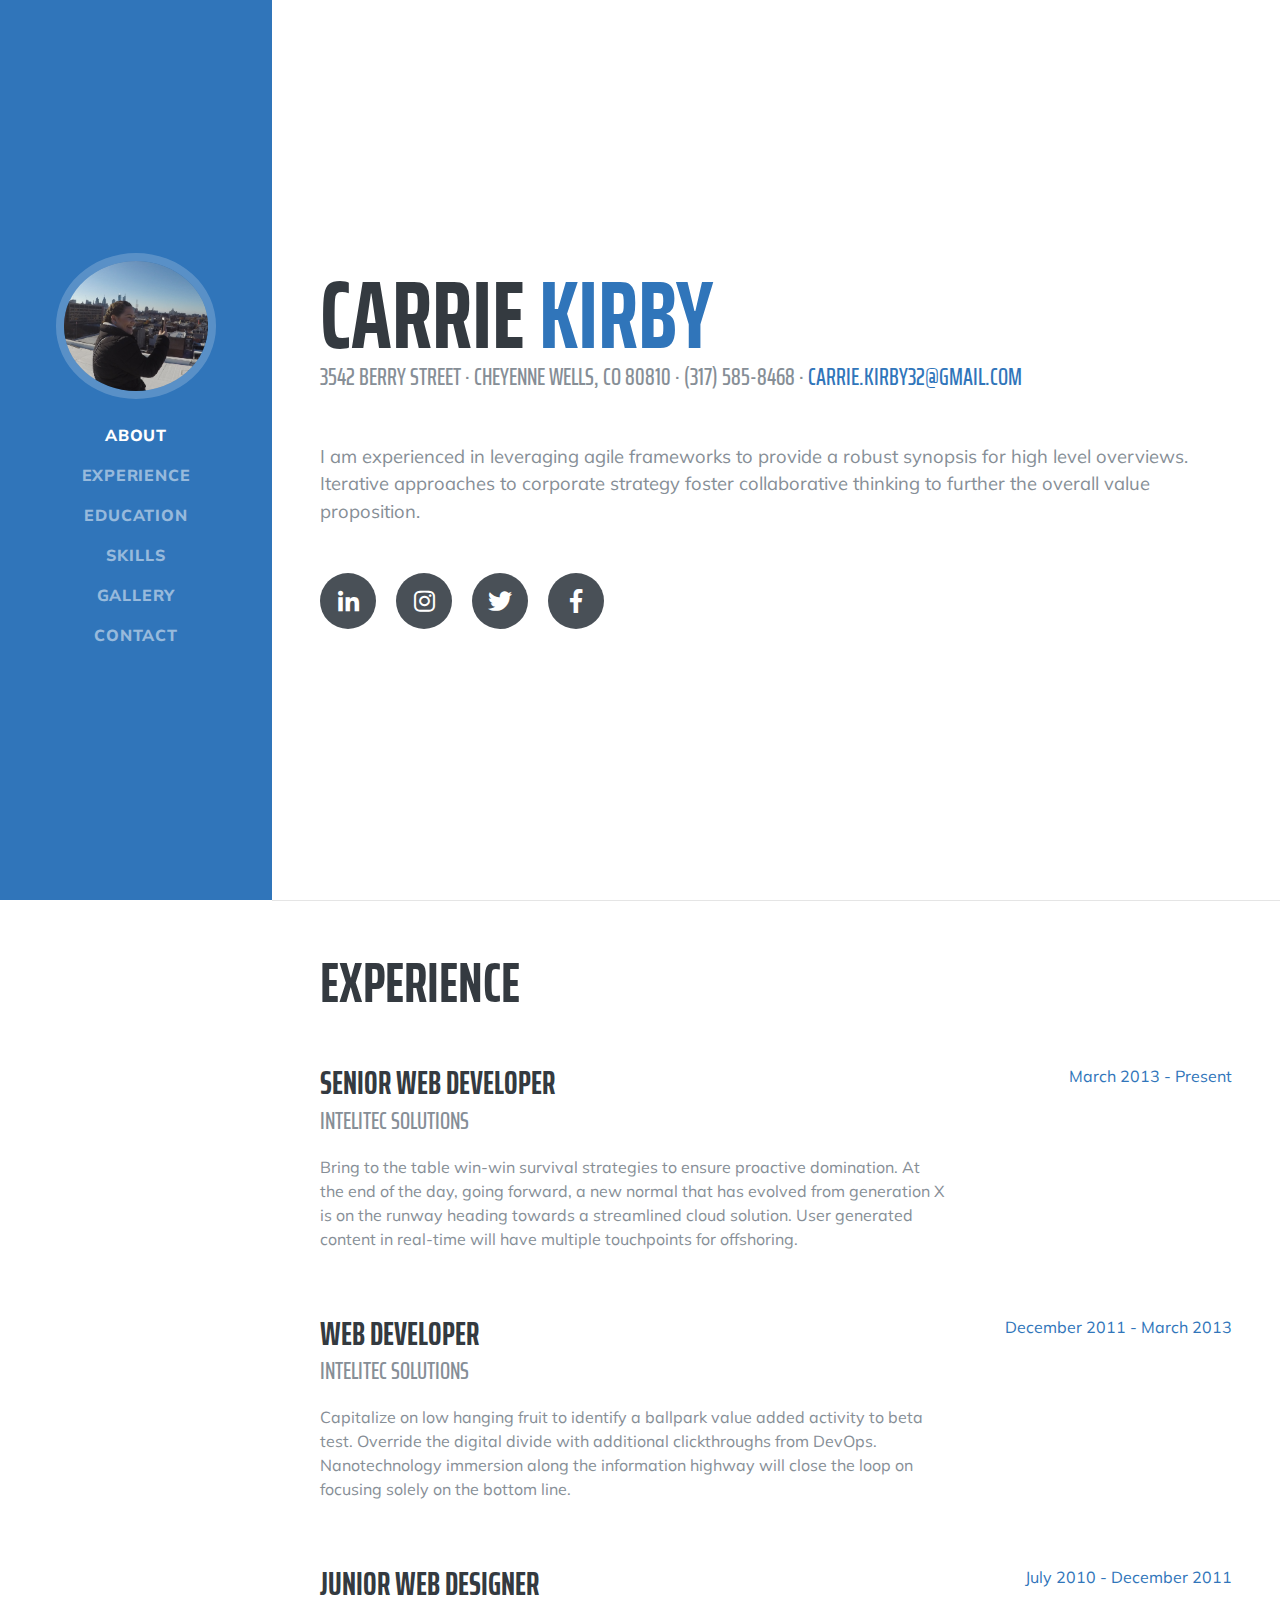
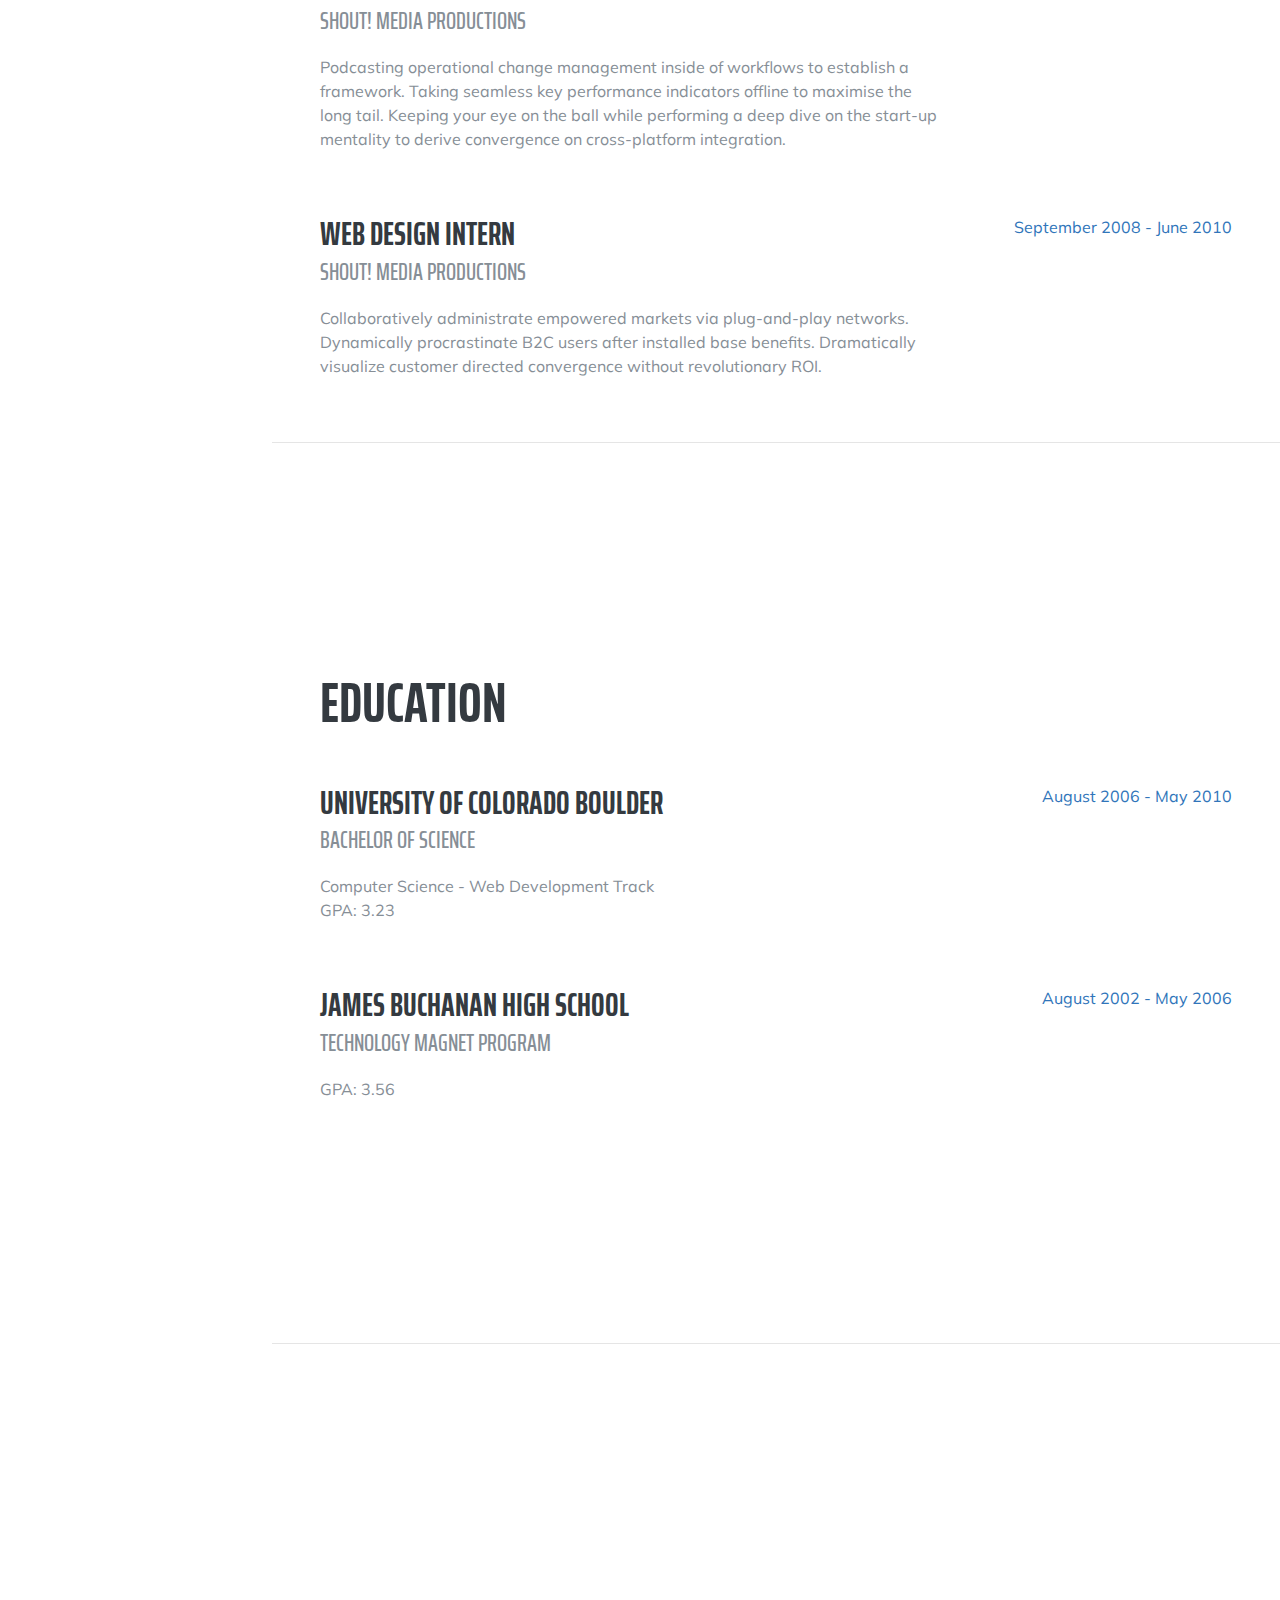
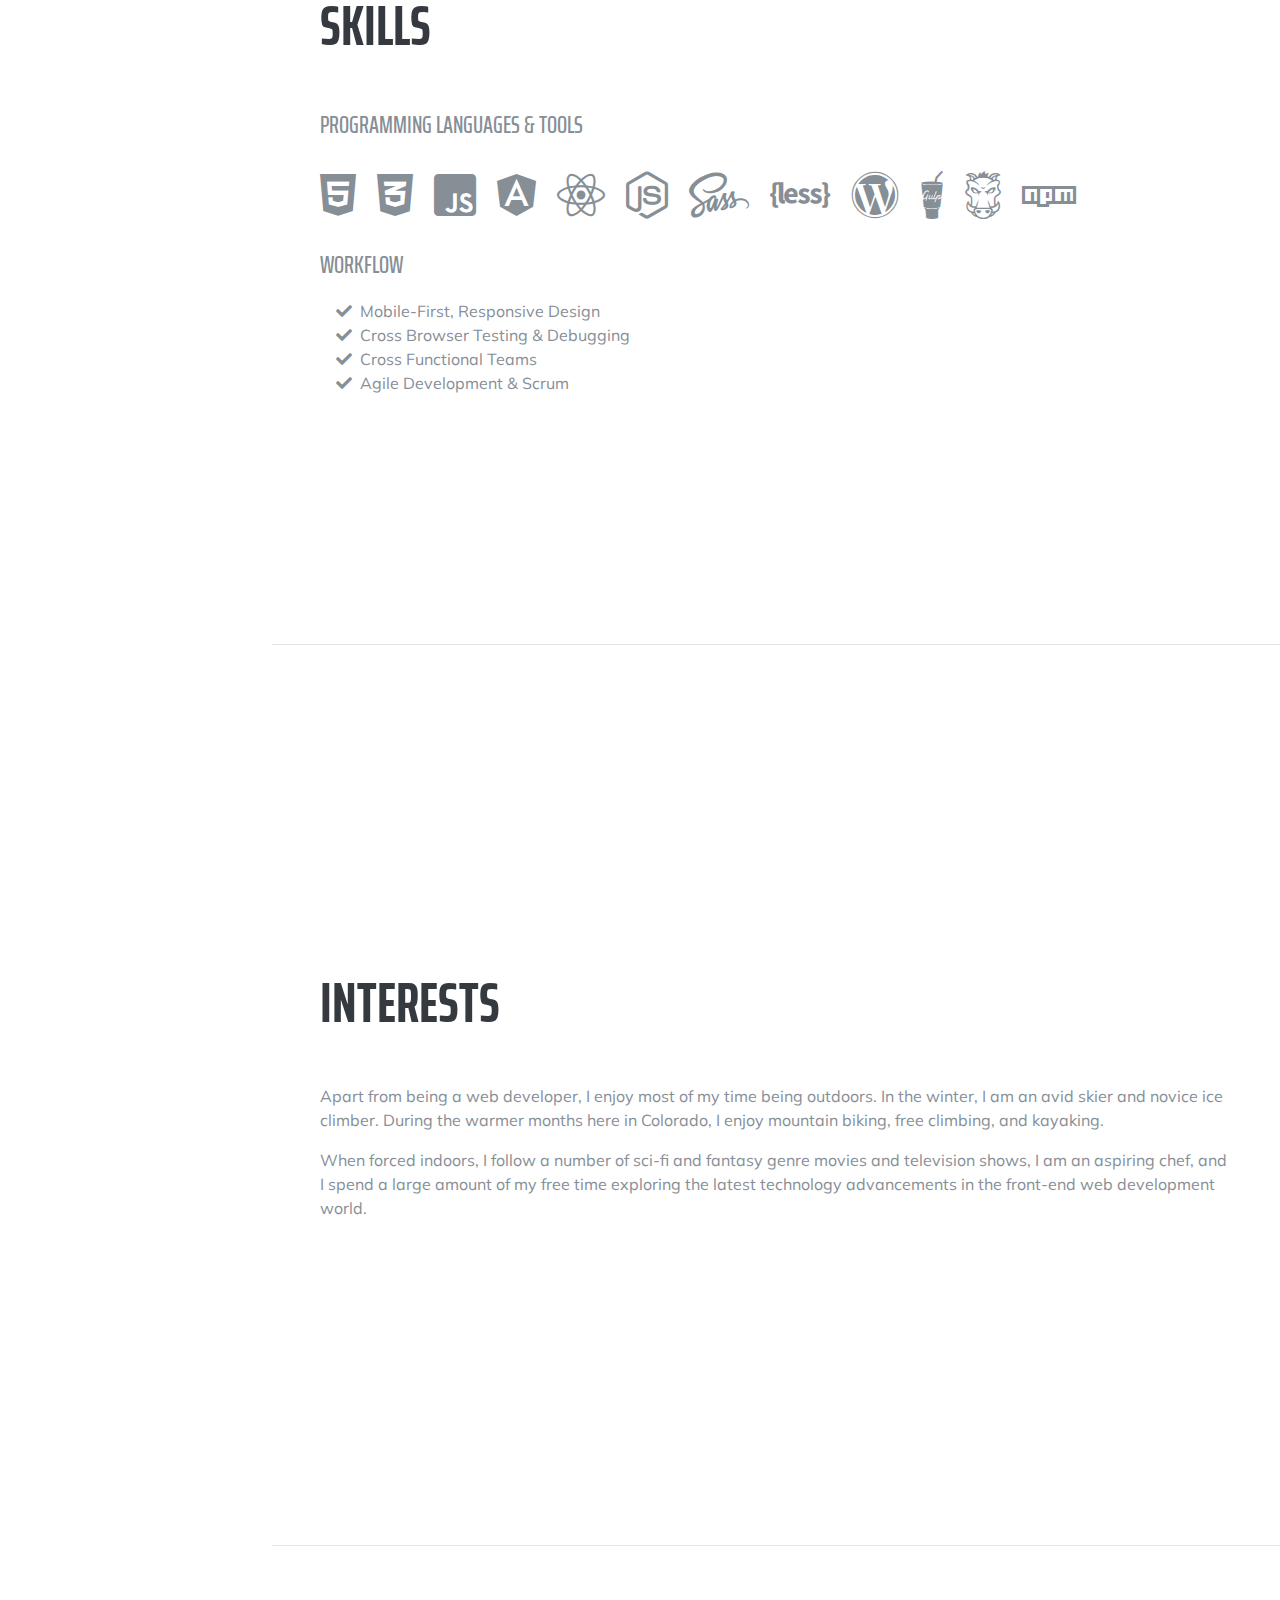
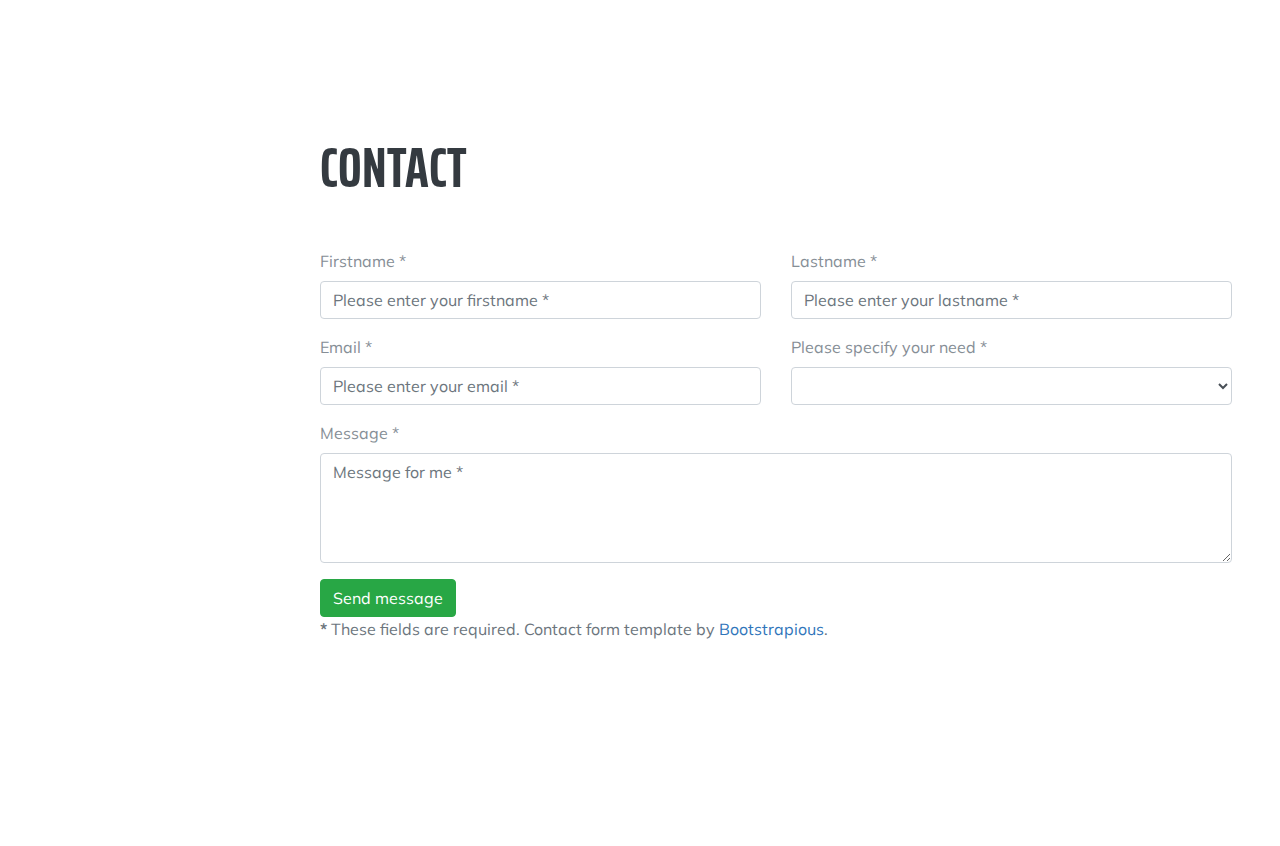
<file: carrie-site/index.html>
<!DOCTYPE html>
<html lang="en">

  <head>

    <meta charset="utf-8">
    <meta name="viewport" content="width=device-width, initial-scale=1, shrink-to-fit=no">
    <meta name="description" content="">
    <meta name="author" content="">

    <title>Resume - Start Bootstrap Theme</title>

    <!-- Bootstrap core CSS -->
    <link href="vendor/bootstrap/css/bootstrap.min.css" rel="stylesheet">

    <!-- Custom fonts for this template -->
    <link href="https://fonts.googleapis.com/css?family=Saira+Extra+Condensed:500,700" rel="stylesheet">
    <link href="https://fonts.googleapis.com/css?family=Muli:400,400i,800,800i" rel="stylesheet">
    <link href="vendor/fontawesome-free/css/all.min.css" rel="stylesheet">

    <!-- Custom styles for this template -->
    <link href="css/resume.min.css" rel="stylesheet">

  </head>

  <body id="page-top">

    <nav class="navbar navbar-expand-lg navbar-dark bg-primary fixed-top" id="sideNav">
      <a class="navbar-brand js-scroll-trigger" href="#page-top">
        <span class="d-block d-lg-none">Carrie Kirby</span>
        <span class="d-none d-lg-block">
          <img class="img-fluid img-profile rounded-circle mx-auto mb-2" src="img/GOPR1328.JPG" alt="">
        </span>
      </a>
      <button class="navbar-toggler" type="button" data-toggle="collapse" data-target="#navbarSupportedContent" aria-controls="navbarSupportedContent" aria-expanded="false" aria-label="Toggle navigation">
        <span class="navbar-toggler-icon"></span>
      </button>
      <div class="collapse navbar-collapse" id="navbarSupportedContent">
        <ul class="navbar-nav">
          <li class="nav-item">
            <a class="nav-link js-scroll-trigger" href="#about">About</a>
          </li>
          <li class="nav-item">
            <a class="nav-link js-scroll-trigger" href="#experience">Experience</a>
          </li>
          <li class="nav-item">
            <a class="nav-link js-scroll-trigger" href="#education">Education</a>
          </li>
          <li class="nav-item">
            <a class="nav-link js-scroll-trigger" href="#skills">Skills</a>
          </li>
          <li class="nav-item">
            <a class="nav-link js-scroll-trigger" href="#interests">Gallery</a>
          </li>
          <li class="nav-item">
            <a class="nav-link js-scroll-trigger" href="#awards">Contact</a>
          </li>
        </ul>
      </div>
    </nav>

    <div class="container-fluid p-0">

      <section class="resume-section p-3 p-lg-5 d-flex d-column" id="about">
        <div class="my-auto">
          <h1 class="mb-0">Carrie
            <span class="text-primary">Kirby</span>
          </h1>
          <div class="subheading mb-5">3542 Berry Street · Cheyenne Wells, CO 80810 · (317) 585-8468 ·
            <a href="mailto:name@email.com">carrie.kirby32@gmail.com</a>
          </div>
          <p class="lead mb-5">I am experienced in leveraging agile frameworks to provide a robust synopsis for high level overviews. Iterative approaches to corporate strategy foster collaborative thinking to further the overall value proposition.</p>
          <div class="social-icons">
            <a href="#">
              <i class="fab fa-linkedin-in"></i>
            </a>
            <a href="#">
              <i class="fab fa-instagram"></i>
            </a>
            <a href="#">
              <i class="fab fa-twitter"></i>
            </a>
            <a /href="#">
              <i class="fab fa-facebook-f"></i>
            </a>
          </div>
        </div>
      </section>

      <hr class="m-0">

      <section class="resume-section p-3 p-lg-5 d-flex flex-column" id="experience">
        <div class="my-auto">
          <h2 class="mb-5">Experience</h2>

          <div class="resume-item d-flex flex-column flex-md-row mb-5">
            <div class="resume-content mr-auto">
              <h3 class="mb-0">Senior Web Developer</h3>
              <div class="subheading mb-3">Intelitec Solutions</div>
              <p>Bring to the table win-win survival strategies to ensure proactive domination. At the end of the day, going forward, a new normal that has evolved from generation X is on the runway heading towards a streamlined cloud solution. User generated content in real-time will have multiple touchpoints for offshoring.</p>
            </div>
            <div class="resume-date text-md-right">
              <span class="text-primary">March 2013 - Present</span>
            </div>
          </div>

          <div class="resume-item d-flex flex-column flex-md-row mb-5">
            <div class="resume-content mr-auto">
              <h3 class="mb-0">Web Developer</h3>
              <div class="subheading mb-3">Intelitec Solutions</div>
              <p>Capitalize on low hanging fruit to identify a ballpark value added activity to beta test. Override the digital divide with additional clickthroughs from DevOps. Nanotechnology immersion along the information highway will close the loop on focusing solely on the bottom line.</p>
            </div>
            <div class="resume-date text-md-right">
              <span class="text-primary">December 2011 - March 2013</span>
            </div>
          </div>

          <div class="resume-item d-flex flex-column flex-md-row mb-5">
            <div class="resume-content mr-auto">
              <h3 class="mb-0">Junior Web Designer</h3>
              <div class="subheading mb-3">Shout! Media Productions</div>
              <p>Podcasting operational change management inside of workflows to establish a framework. Taking seamless key performance indicators offline to maximise the long tail. Keeping your eye on the ball while performing a deep dive on the start-up mentality to derive convergence on cross-platform integration.</p>
            </div>
            <div class="resume-date text-md-right">
              <span class="text-primary">July 2010 - December 2011</span>
            </div>
          </div>

          <div class="resume-item d-flex flex-column flex-md-row">
            <div class="resume-content mr-auto">
              <h3 class="mb-0">Web Design Intern</h3>
              <div class="subheading mb-3">Shout! Media Productions</div>
              <p>Collaboratively administrate empowered markets via plug-and-play networks. Dynamically procrastinate B2C users after installed base benefits. Dramatically visualize customer directed convergence without revolutionary ROI.</p>
            </div>
            <div class="resume-date text-md-right">
              <span class="text-primary">September 2008 - June 2010</span>
            </div>
          </div>

        </div>

      </section>

      <hr class="m-0">

      <section class="resume-section p-3 p-lg-5 d-flex flex-column" id="education">
        <div class="my-auto">
          <h2 class="mb-5">Education</h2>

          <div class="resume-item d-flex flex-column flex-md-row mb-5">
            <div class="resume-content mr-auto">
              <h3 class="mb-0">University of Colorado Boulder</h3>
              <div class="subheading mb-3">Bachelor of Science</div>
              <div>Computer Science - Web Development Track</div>
              <p>GPA: 3.23</p>
            </div>
            <div class="resume-date text-md-right">
              <span class="text-primary">August 2006 - May 2010</span>
            </div>
          </div>

          <div class="resume-item d-flex flex-column flex-md-row">
            <div class="resume-content mr-auto">
              <h3 class="mb-0">James Buchanan High School</h3>
              <div class="subheading mb-3">Technology Magnet Program</div>
              <p>GPA: 3.56</p>
            </div>
            <div class="resume-date text-md-right">
              <span class="text-primary">August 2002 - May 2006</span>
            </div>
          </div>

        </div>
      </section>

      <hr class="m-0">

      <section class="resume-section p-3 p-lg-5 d-flex flex-column" id="skills">
        <div class="my-auto">
          <h2 class="mb-5">Skills</h2>

          <div class="subheading mb-3">Programming Languages &amp; Tools</div>
          <ul class="list-inline dev-icons">
            <li class="list-inline-item">
              <i class="fab fa-html5"></i>
            </li>
            <li class="list-inline-item">
              <i class="fab fa-css3-alt"></i>
            </li>
            <li class="list-inline-item">
              <i class="fab fa-js-square"></i>
            </li>
            <li class="list-inline-item">
              <i class="fab fa-angular"></i>
            </li>
            <li class="list-inline-item">
              <i class="fab fa-react"></i>
            </li>
            <li class="list-inline-item">
              <i class="fab fa-node-js"></i>
            </li>
            <li class="list-inline-item">
              <i class="fab fa-sass"></i>
            </li>
            <li class="list-inline-item">
              <i class="fab fa-less"></i>
            </li>
            <li class="list-inline-item">
              <i class="fab fa-wordpress"></i>
            </li>
            <li class="list-inline-item">
              <i class="fab fa-gulp"></i>
            </li>
            <li class="list-inline-item">
              <i class="fab fa-grunt"></i>
            </li>
            <li class="list-inline-item">
              <i class="fab fa-npm"></i>
            </li>
          </ul>

          <div class="subheading mb-3">Workflow</div>
          <ul class="fa-ul mb-0">
            <li>
              <i class="fa-li fa fa-check"></i>
              Mobile-First, Responsive Design</li>
            <li>
              <i class="fa-li fa fa-check"></i>
              Cross Browser Testing &amp; Debugging</li>
            <li>
              <i class="fa-li fa fa-check"></i>
              Cross Functional Teams</li>
            <li>
              <i class="fa-li fa fa-check"></i>
              Agile Development &amp; Scrum</li>
          </ul>
        </div>
      </section>

      <hr class="m-0">

      <section class="resume-section p-3 p-lg-5 d-flex flex-column" id="interests">
        <div class="my-auto">
          <h2 class="mb-5">Interests</h2>
          <p>Apart from being a web developer, I enjoy most of my time being outdoors. In the winter, I am an avid skier and novice ice climber. During the warmer months here in Colorado, I enjoy mountain biking, free climbing, and kayaking.</p>
          <p class="mb-0">When forced indoors, I follow a number of sci-fi and fantasy genre movies and television shows, I am an aspiring chef, and I spend a large amount of my free time exploring the latest technology advancements in the front-end web development world.</p>
        </div>
      </section>

      <hr class="m-0">

      <section class="resume-section p-3 p-lg-5 d-flex flex-column" id="awards">
        <div class="my-auto">
          <h2 class="mb-5">Contact</h2>
          <form id="contact-form" method="post" action="contact.php" role="form">

            <div class="messages"></div>
        
            <div class="controls">
        
                <div class="row">
                    <div class="col-md-6">
                        <div class="form-group">
                            <label for="form_name">Firstname *</label>
                            <input id="form_name" type="text" name="name" class="form-control" placeholder="Please enter your firstname *" required="required" data-error="Firstname is required.">
                            <div class="help-block with-errors"></div>
                        </div>
                    </div>
                    <div class="col-md-6">
                        <div class="form-group">
                            <label for="form_lastname">Lastname *</label>
                            <input id="form_lastname" type="text" name="surname" class="form-control" placeholder="Please enter your lastname *" required="required" data-error="Lastname is required.">
                            <div class="help-block with-errors"></div>
                        </div>
                    </div>
                </div>
                <div class="row">
                    <div class="col-md-6">
                        <div class="form-group">
                            <label for="form_email">Email *</label>
                            <input id="form_email" type="email" name="email" class="form-control" placeholder="Please enter your email *" required="required" data-error="Valid email is required.">
                            <div class="help-block with-errors"></div>
                        </div>
                    </div>
                    <div class="col-md-6">
                        <div class="form-group">
                            <label for="form_need">Please specify your need *</label>
                            <select id="form_need" name="need" class="form-control" required="required" data-error="Please specify your need.">
                                <option value=""></option>
                                <option value="Request quotation">Request quotation</option>
                                <option value="Request order status">Request order status</option>
                                <option value="Request copy of an invoice">Request copy of an invoice</option>
                                <option value="Other">Other</option>
                            </select>
                            <div class="help-block with-errors"></div>
                        </div>
                    </div>
                </div>
                <div class="row">
                    <div class="col-md-12">
                        <div class="form-group">
                            <label for="form_message">Message *</label>
                            <textarea id="form_message" name="message" class="form-control" placeholder="Message for me *" rows="4" required="required" data-error="Please, leave us a message."></textarea>
                            <div class="help-block with-errors"></div>
                        </div>
                    </div>
                    <div class="col-md-12">
                        <input type="submit" class="btn btn-success btn-send" value="Send message">
                    </div>
                </div>
                <div class="row">
                    <div class="col-md-12">
                        <p class="text-muted">
                            <strong>*</strong> These fields are required. Contact form template by
                            <a href="https://bootstrapious.com/p/how-to-build-a-working-bootstrap-contact-form" target="_blank">Bootstrapious</a>.</p>
                    </div>
                </div>
            </div>
        
        </form>
        </div>
      </section>

    </div>

    <!-- Bootstrap core JavaScript -->
    <script src="vendor/jquery/jquery.min.js"></script>
    <script src="vendor/bootstrap/js/bootstrap.bundle.min.js"></script>

    <!-- Plugin JavaScript -->
    <script src="vendor/jquery-easing/jquery.easing.min.js"></script>

    <!-- Custom scripts for this template -->
    <script src="js/resume.min.js"></script>

  </body>

</html>
</file>
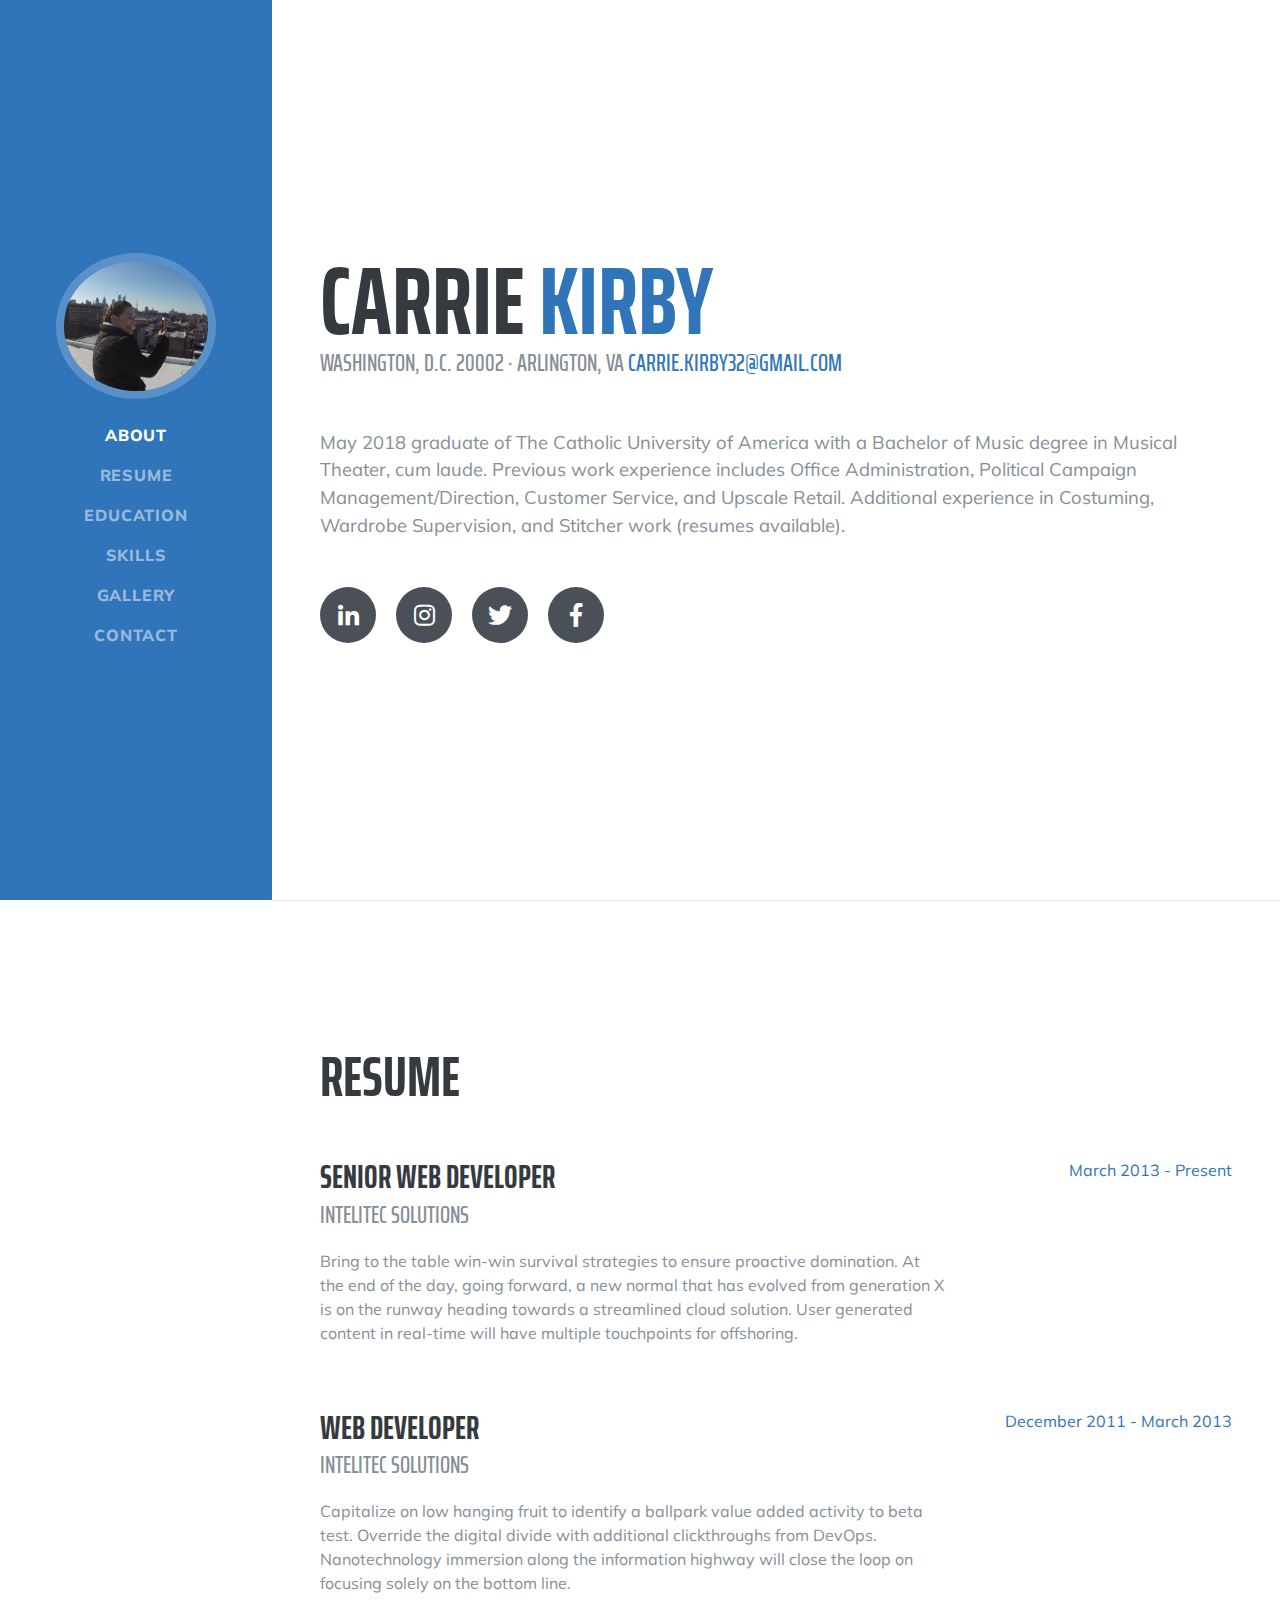
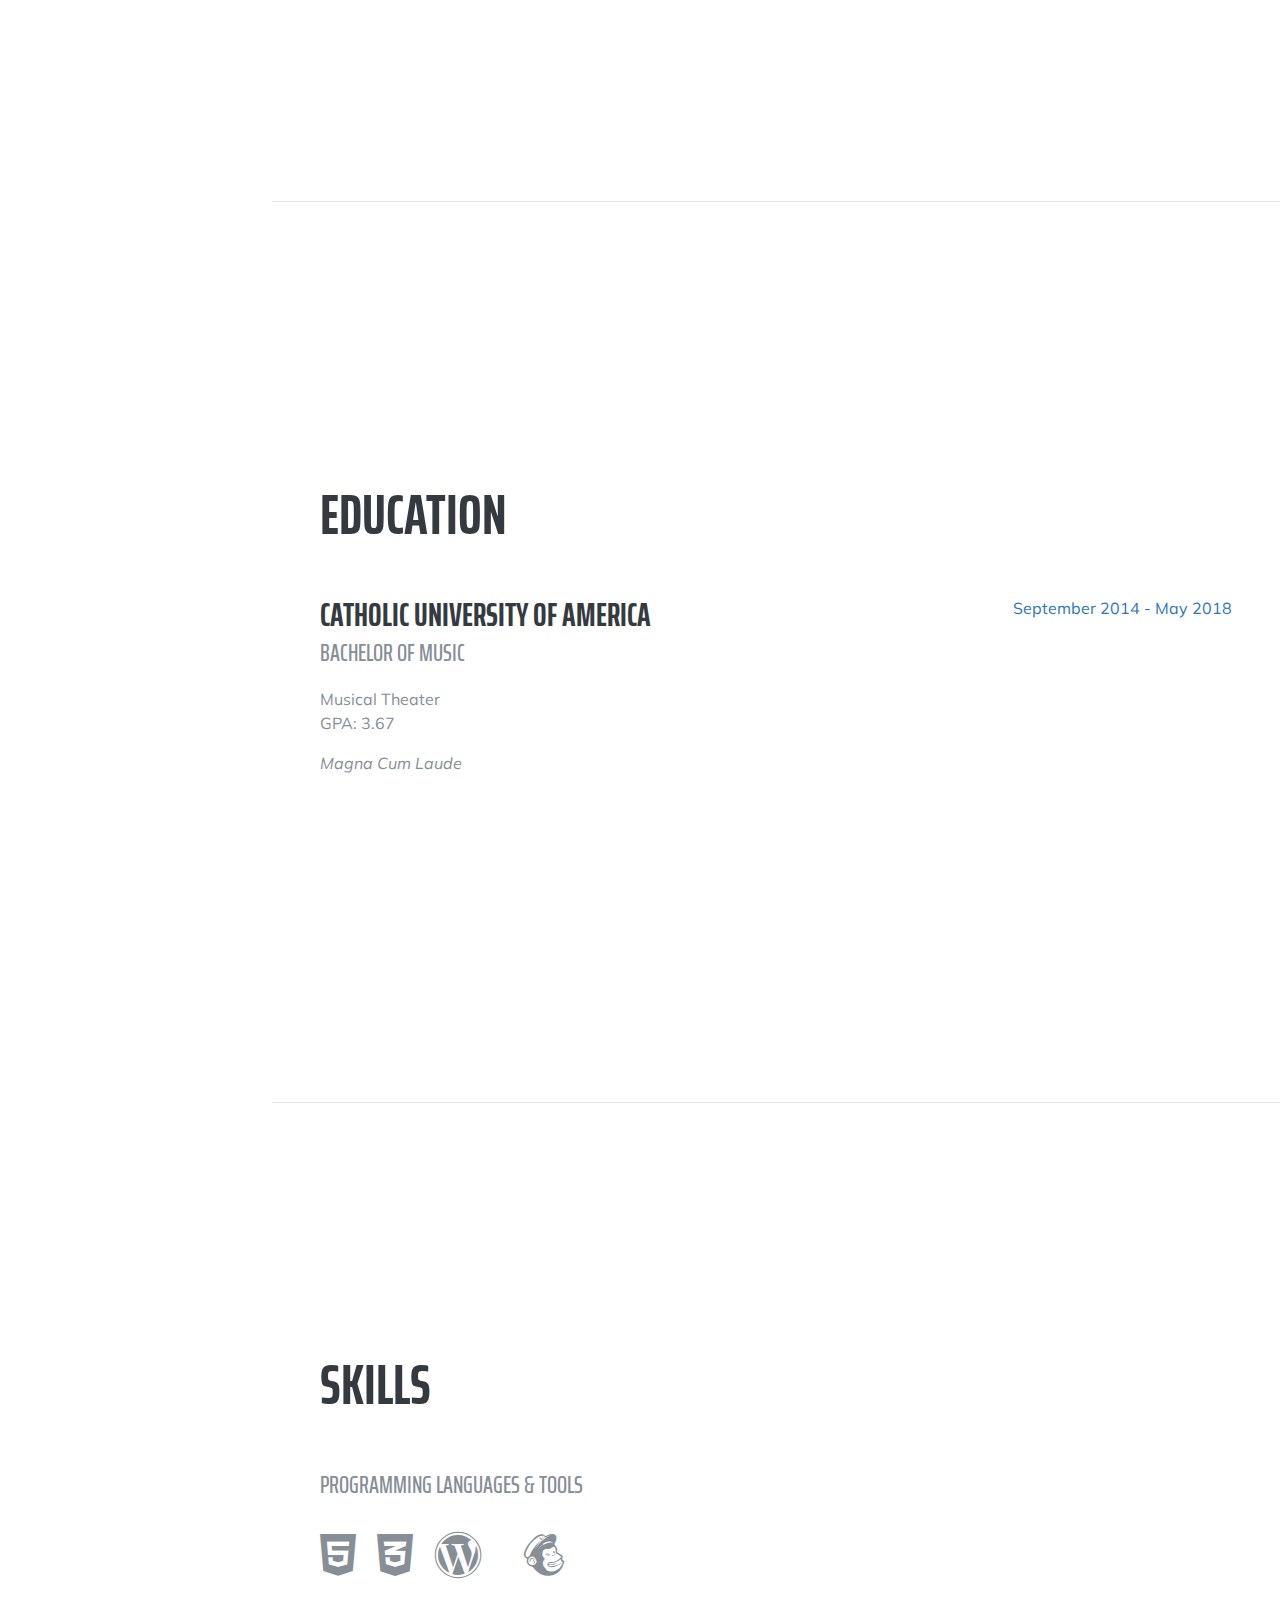
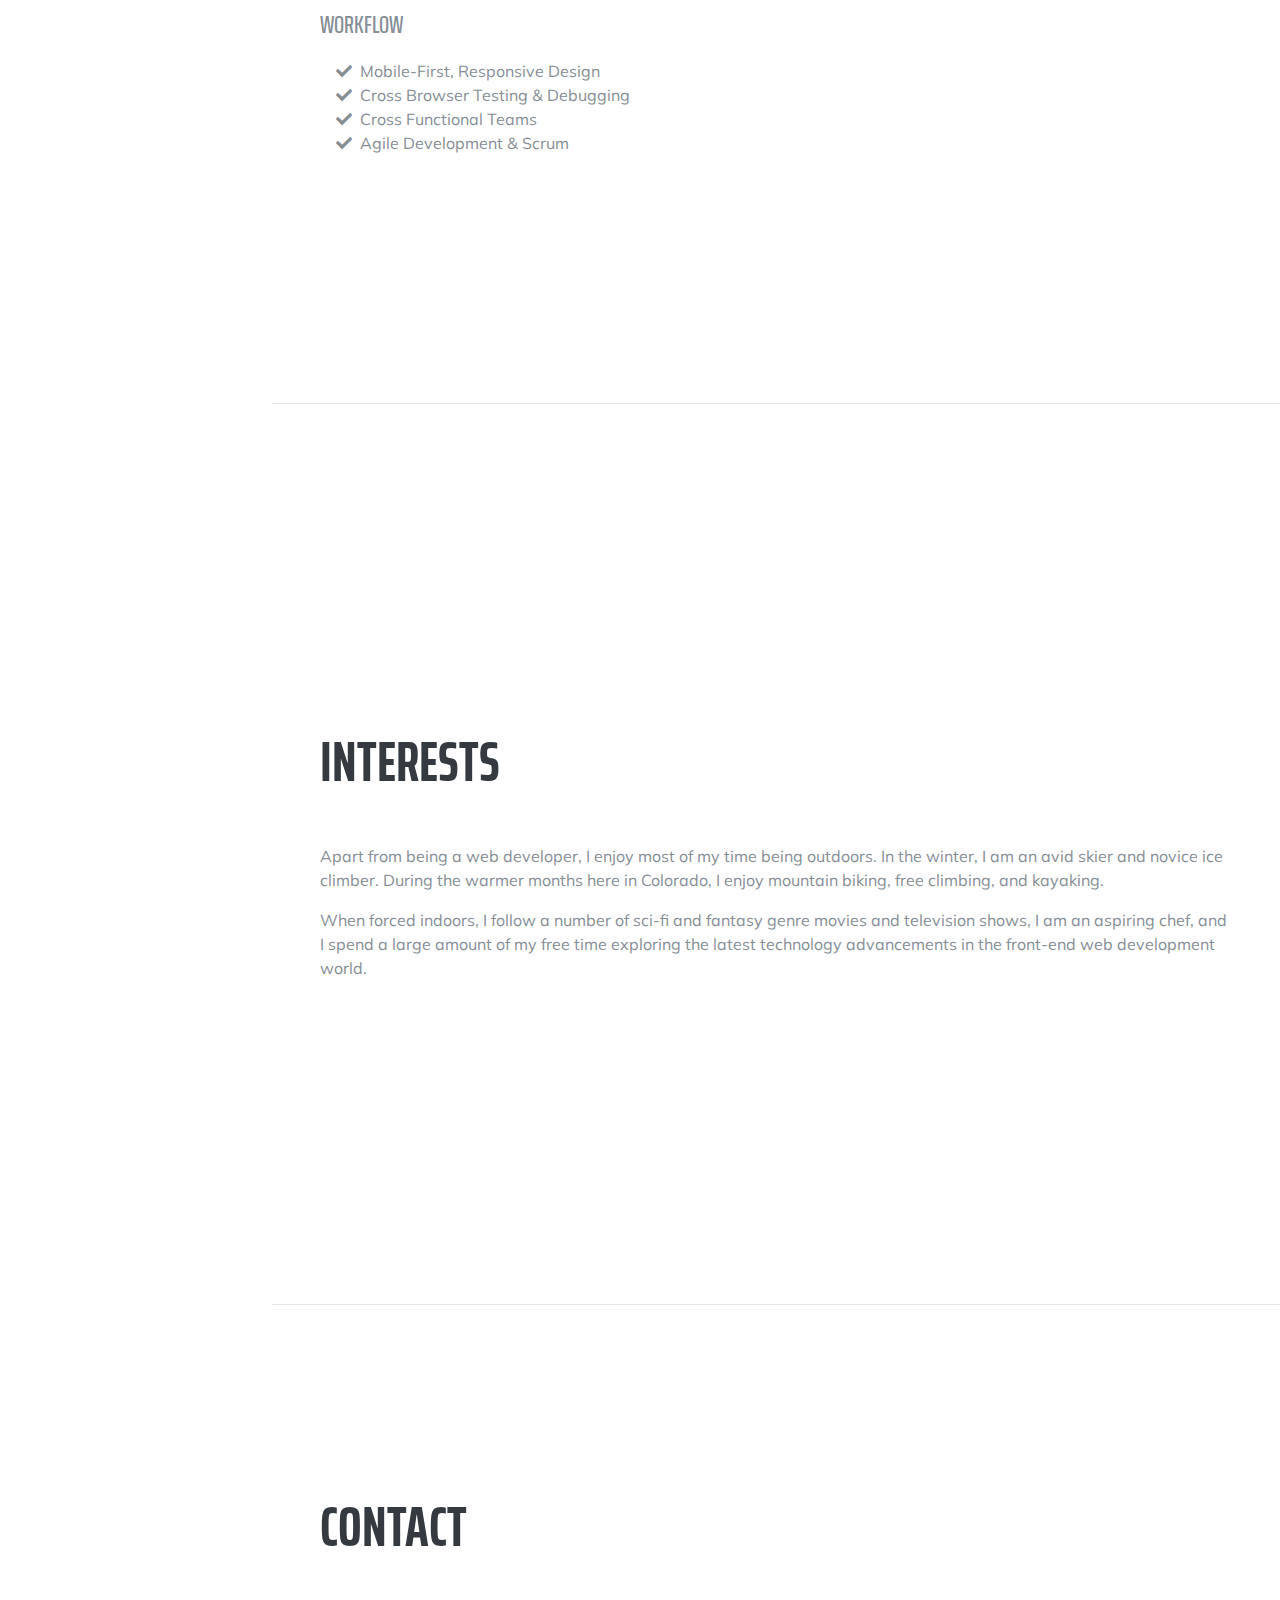
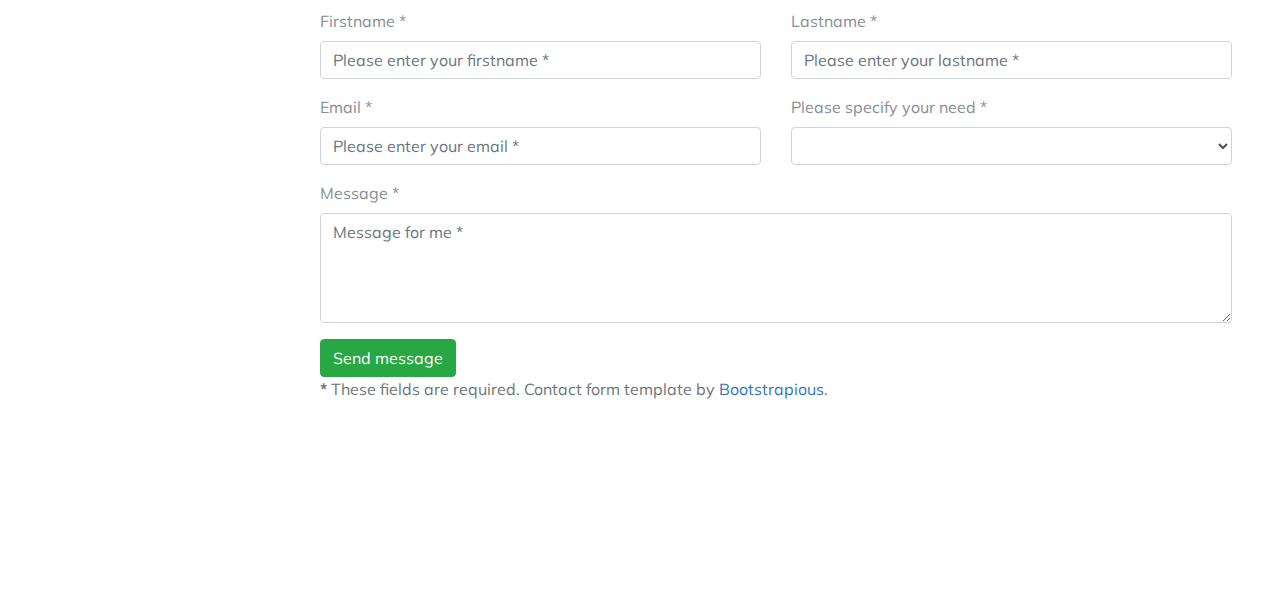
<file: carrie-site/actress.html>
<!DOCTYPE html>
<html lang="en">

  <head>

    <meta charset="utf-8">
    <meta name="viewport" content="width=device-width, initial-scale=1, shrink-to-fit=no">
    <meta name="description" content="">
    <meta name="author" content="">

    <title>Carrie Kirby's Actor Website</title>

    <!-- Bootstrap core CSS -->
    <link href="vendor/bootstrap/css/bootstrap.min.css" rel="stylesheet">

    <!-- Custom fonts for this template -->
    <link href="https://fonts.googleapis.com/css?family=Saira+Extra+Condensed:500,700" rel="stylesheet">
    <link href="https://fonts.googleapis.com/css?family=Muli:400,400i,800,800i" rel="stylesheet">
    <link href="vendor/fontawesome-free/css/all.min.css" rel="stylesheet">

    <!-- Custom styles for this template -->
    <link href="css/resume.min.css" rel="stylesheet">

  </head>

  <body id="page-top">

    <nav class="navbar navbar-expand-lg navbar-dark bg-primary fixed-top" id="sideNav">
      <a class="navbar-brand js-scroll-trigger" href="#page-top">
        <span class="d-block d-lg-none">Carrie Kirby</span>
        <span class="d-none d-lg-block">
          <img class="img-fluid img-profile rounded-circle mx-auto mb-2" src="img/GOPR1328.JPG" alt="">
        </span>
      </a>
      <button class="navbar-toggler" type="button" data-toggle="collapse" data-target="#navbarSupportedContent" aria-controls="navbarSupportedContent" aria-expanded="false" aria-label="Toggle navigation">
        <span class="navbar-toggler-icon"></span>
      </button>
      <div class="collapse navbar-collapse" id="navbarSupportedContent">
        <ul class="navbar-nav">
          <li class="nav-item">
            <a class="nav-link js-scroll-trigger" href="#about">About</a>
          </li>
          <li class="nav-item">
            <a class="nav-link js-scroll-trigger" href="#experience">Resume</a>
          </li>
          <li class="nav-item">
            <a class="nav-link js-scroll-trigger" href="#education">Education</a>
          </li>
          <li class="nav-item">
            <a class="nav-link js-scroll-trigger" href="#skills">Skills</a>
          </li>
          <li class="nav-item">
            <a class="nav-link js-scroll-trigger" href="#interests">Gallery</a>
          </li>
          <li class="nav-item">
            <a class="nav-link js-scroll-trigger" href="#awards">Contact</a>
          </li>
        </ul>
      </div>
    </nav>

    <div class="container-fluid p-0">

      <section class="resume-section p-3 p-lg-5 d-flex d-column" id="about">
        <div class="my-auto">
          <h1 class="mb-0">Carrie
            <span class="text-primary">Kirby</span>
          </h1>
          <div class="subheading mb-5">Washington, D.C. 20002 · Arlington, VA 
            <a href="mailto:carrie.kirby32@gmail.com">carrie.kirby32@gmail.com</a>
          </div>
          <p class="lead mb-5">May 2018 graduate of The Catholic University of America with a Bachelor of Music degree in Musical Theater, cum laude. Previous work experience includes Office Administration, Political Campaign Management/Direction, Customer Service, and Upscale Retail. Additional experience in Costuming, Wardrobe Supervision, and Stitcher work (resumes available).</p>

          <div class="social-icons">
            <a href="https://www.linkedin.com/in/caroline-kirby-50378a162/">
              <i class="fab fa-linkedin-in"></i>
            </a>
            <a href="#">
              <i class="fab fa-instagram"></i>
            </a>
            <a href="#">
              <i class="fab fa-twitter"></i>
            </a>
            <a href="#">
              <i class="fab fa-facebook-f"></i>
            </a>
          </div>
        </div>
      </section>

      <hr class="m-0">

      <section class="resume-section p-3 p-lg-5 d-flex flex-column" id="experience">
        <div class="my-auto">
          <a href="/carrie-site/docs/resume.docx">
            <h2 class="mb-5">Resume</h2>
          </a>
          <div class="resume-item d-flex flex-column flex-md-row mb-5">
            <div class="resume-content mr-auto">
              <h3 class="mb-0">Senior Web Developer</h3>
              <div class="subheading mb-3">Intelitec Solutions</div>
              <p>Bring to the table win-win survival strategies to ensure proactive domination. At the end of the day, going forward, a new normal that has evolved from generation X is on the runway heading towards a streamlined cloud solution. User generated content in real-time will have multiple touchpoints for offshoring.</p>
            </div>
            <div class="resume-date text-md-right">
              <span class="text-primary">March 2013 - Present</span>
            </div>
          </div>

          <div class="resume-item d-flex flex-column flex-md-row mb-5">
            <div class="resume-content mr-auto">
              <h3 class="mb-0">Web Developer</h3>
              <div class="subheading mb-3">Intelitec Solutions</div>
              <p>Capitalize on low hanging fruit to identify a ballpark value added activity to beta test. Override the digital divide with additional clickthroughs from DevOps. Nanotechnology immersion along the information highway will close the loop on focusing solely on the bottom line.</p>
            </div>
            <div class="resume-date text-md-right">
              <span class="text-primary">December 2011 - March 2013</span>
            </div>
          </div>
        </div>

      </section>

      <hr class="m-0">

      <section class="resume-section p-3 p-lg-5 d-flex flex-column" id="education">
        <div class="my-auto">
          <h2 class="mb-5">Education</h2>

          <div class="resume-item d-flex flex-column flex-md-row mb-5">
            <div class="resume-content mr-auto">
              <h3 class="mb-0">Catholic University of America</h3>
              <div class="subheading mb-3">Bachelor of Music</div>
              <div>Musical Theater</div>
              <p>GPA: 3.67</p>
              <i>Magna Cum Laude</i>
            </div>
            <div class="resume-date text-md-right">
              <span class="text-primary">September 2014 - May 2018</span>
            </div>
          </div>
        </div>
      </section>

      <hr class="m-0">

      <section class="resume-section p-3 p-lg-5 d-flex flex-column" id="skills">
        <div class="my-auto">
          <h2 class="mb-5">Skills</h2>

          <div class="subheading mb-3">Programming Languages &amp; Tools</div>
          <ul class="list-inline dev-icons">
            <li class="list-inline-item">
              <i class="fab fa-html5"></i>
            </li>
            <li class="list-inline-item">
              <i class="fab fa-css3-alt"></i>
            </li>
            <li class="list-inline-item">
              <i class="fab fa-wordpress"></i>
            </li>
            <li class="list-inline-item">
              <i class="fab fa-asana"></i>
            </li>
            <li class="list-inline-item">
              <i class="fab fa-mailchimp"></i>
            </li>
          </ul>

          <div class="subheading mb-3">Workflow</div>
          <ul class="fa-ul mb-0">
            <li>
              <i class="fa-li fa fa-check"></i>
              Mobile-First, Responsive Design</li>
            <li>
              <i class="fa-li fa fa-check"></i>
              Cross Browser Testing &amp; Debugging</li>
            <li>
              <i class="fa-li fa fa-check"></i>
              Cross Functional Teams</li>
            <li>
              <i class="fa-li fa fa-check"></i>
              Agile Development &amp; Scrum</li>
          </ul>
        </div>
      </section>

      <hr class="m-0">

      <section class="resume-section p-3 p-lg-5 d-flex flex-column" id="interests">
        <div class="my-auto">
          <h2 class="mb-5">Interests</h2>
          <p>Apart from being a web developer, I enjoy most of my time being outdoors. In the winter, I am an avid skier and novice ice climber. During the warmer months here in Colorado, I enjoy mountain biking, free climbing, and kayaking.</p>
          <p class="mb-0">When forced indoors, I follow a number of sci-fi and fantasy genre movies and television shows, I am an aspiring chef, and I spend a large amount of my free time exploring the latest technology advancements in the front-end web development world.</p>
        </div>
      </section>

      <hr class="m-0">

      <section class="resume-section p-3 p-lg-5 d-flex flex-column" id="awards">
        <div class="my-auto">
          <h2 class="mb-5">Contact</h2>
          <form id="contact-form" method="post" action="contact.php" role="form">

            <div class="messages"></div>
        
            <div class="controls">
        
                <div class="row">
                    <div class="col-md-6">
                        <div class="form-group">
                            <label for="form_name">Firstname *</label>
                            <input id="form_name" type="text" name="name" class="form-control" placeholder="Please enter your firstname *" required="required" data-error="Firstname is required.">
                            <div class="help-block with-errors"></div>
                        </div>
                    </div>
                    <div class="col-md-6">
                        <div class="form-group">
                            <label for="form_lastname">Lastname *</label>
                            <input id="form_lastname" type="text" name="surname" class="form-control" placeholder="Please enter your lastname *" required="required" data-error="Lastname is required.">
                            <div class="help-block with-errors"></div>
                        </div>
                    </div>
                </div>
                <div class="row">
                    <div class="col-md-6">
                        <div class="form-group">
                            <label for="form_email">Email *</label>
                            <input id="form_email" type="email" name="email" class="form-control" placeholder="Please enter your email *" required="required" data-error="Valid email is required.">
                            <div class="help-block with-errors"></div>
                        </div>
                    </div>
                    <div class="col-md-6">
                        <div class="form-group">
                            <label for="form_need">Please specify your need *</label>
                            <select id="form_need" name="need" class="form-control" required="required" data-error="Please specify your need.">
                                <option value=""></option>
                                <option value="Request quotation">Request quotation</option>
                                <option value="Request order status">Request order status</option>
                                <option value="Request copy of an invoice">Request copy of an invoice</option>
                                <option value="Other">Other</option>
                            </select>
                            <div class="help-block with-errors"></div>
                        </div>
                    </div>
                </div>
                <div class="row">
                    <div class="col-md-12">
                        <div class="form-group">
                            <label for="form_message">Message *</label>
                            <textarea id="form_message" name="message" class="form-control" placeholder="Message for me *" rows="4" required="required" data-error="Please, leave us a message."></textarea>
                            <div class="help-block with-errors"></div>
                        </div>
                    </div>
                    <div class="col-md-12">
                        <input type="submit" class="btn btn-success btn-send" value="Send message">
                    </div>
                </div>
                <div class="row">
                    <div class="col-md-12">
                        <p class="text-muted">
                            <strong>*</strong> These fields are required. Contact form template by
                            <a href="https://bootstrapious.com/p/how-to-build-a-working-bootstrap-contact-form" target="_blank">Bootstrapious</a>.</p>
                    </div>
                </div>
            </div>
        
        </form>
        </div>
      </section>

    </div>

    <!-- Bootstrap core JavaScript -->
    <script src="vendor/jquery/jquery.min.js"></script>
    <script src="vendor/bootstrap/js/bootstrap.bundle.min.js"></script>

    <!-- Plugin JavaScript -->
    <script src="vendor/jquery-easing/jquery.easing.min.js"></script>

    <!-- Custom scripts for this template -->
    <script src="js/resume.min.js"></script>

  </body>

</html>
</file>
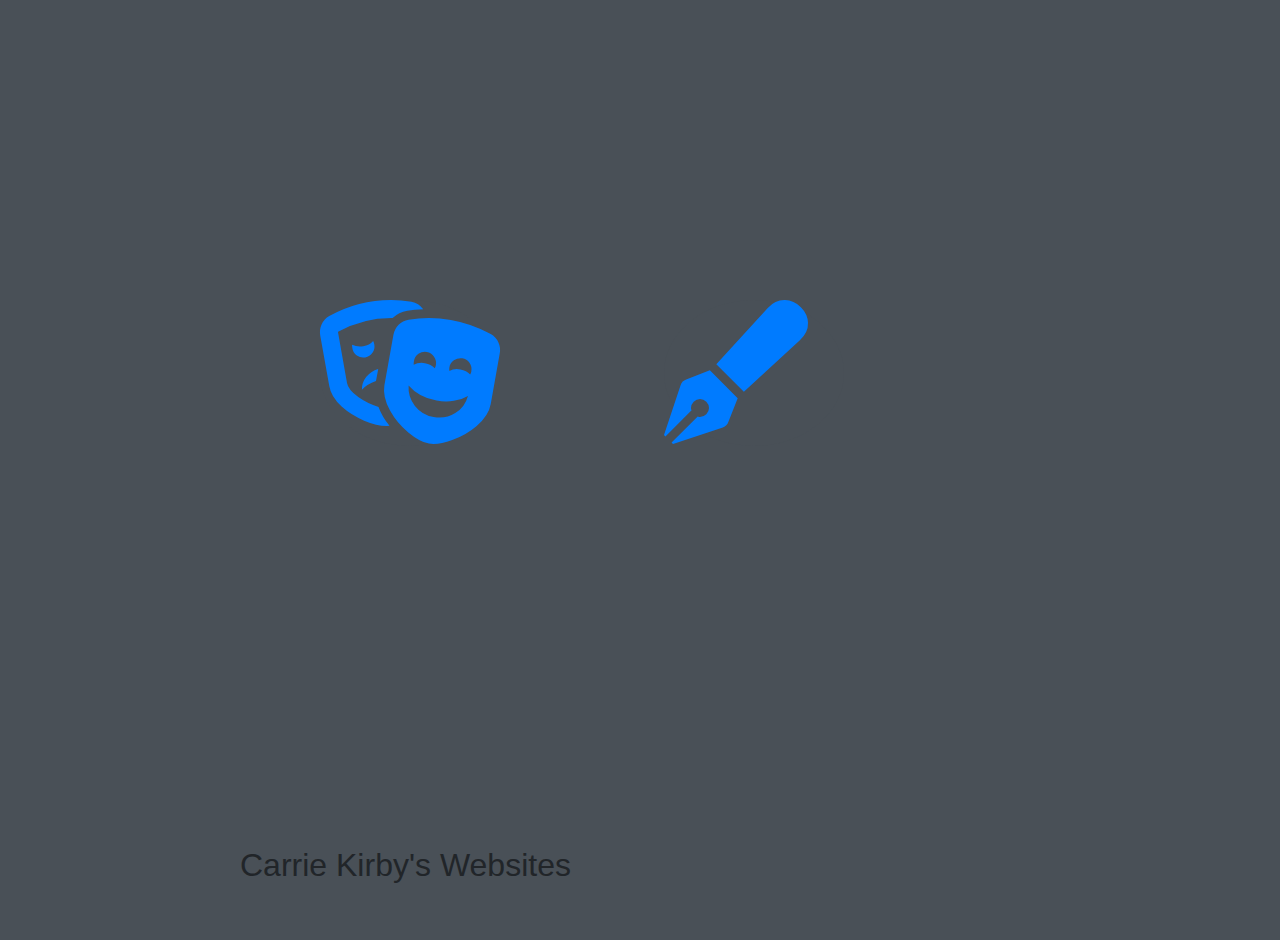
<file: carrie-site/landing.html>
<!DOCTYPE html>
<html lang="en">

  <head>

    <meta charset="utf-8">
    <meta name="viewport" content="width=device-width, initial-scale=1, shrink-to-fit=no">
    <meta name="description" content="">
    <meta name="author" content="">

    <title>Carrie Kirby's Actor Website</title>

    <!-- Bootstrap core CSS -->
    <link href="vendor/bootstrap/css/bootstrap.min.css" rel="stylesheet">

    <!-- Custom fonts for this template -->
    <link href="https://fonts.googleapis.com/css?family=Saira+Extra+Condensed:500,700" rel="stylesheet">
    <link href="https://fonts.googleapis.com/css?family=Muli:400,400i,800,800i" rel="stylesheet">
    <link href="vendor/fontawesome-free/css/all.min.css" rel="stylesheet">

    <!-- Custom styles for this template -->
   <!-- <link href="css/resume.css" rel="stylesheet">-->
    <style>
      .mask:hover {
          background-color: #21398d;
      }
      .mask {
        display:inline-block;
        color:#21398d;
        background-color: #495057;
        color: #3075ba !important;
        border-radius: 100%;
        text-align:left;
        font-size: 1.5rem;
        line-height: 3.5rem;
        margin:auto;
        height: 100%;
        width: 180px;
        margin-top:300px;
        margin-left:10%; 
        margin-right: 10%;
        -ms-text-justify: distribute-all-lines;
        text-justify: distribute-all-lines;
      }
      #mask a {
        vertical-align: top;
        display: inline-block;
        *display: inline;
        zoom: 1;
 } 
      .bg-primary {
        background-color: #495057 !important;
      }
      .headstyle { 
        width:800px;
        margin:0 auto;
        margin-top:400px;
      }
    </style>
  </head>
  <body id="centered-wrapper" class="bg-primary">
    <div style="width:800px;margin:0 auto;">
      
          <div class="mask">
            <a href="/carrie-site/actress.html">
              <i class="fas fa-theater-masks fa-6x"></i>
            </a>
          </div>
          <div class="mask">
              <a href="/carrie-site/actress.html">
                <i class="fas fa-pen-fancy fa-6x"></i>
              </a>
          </div>
          <div class="headstyle">
              <h2>Carrie Kirby's Websites</h2>      
          </div>
      <br>
      <br>

  </body>
</html>
</file>
<file: carrie-site/vendor/fontawesome-free/css/all.min.css>
/*!
 * Font Awesome Free 5.3.1 by @fontawesome - https://fontawesome.com
 * License - https://fontawesome.com/license/free (Icons: CC BY 4.0, Fonts: SIL OFL 1.1, Code: MIT License)
 */
.fa,.fab,.fal,.far,.fas{-moz-osx-font-smoothing:grayscale;-webkit-font-smoothing:antialiased;display:inline-block;font-style:normal;font-variant:normal;text-rendering:auto;line-height:1}.fa-lg{font-size:1.33333em;line-height:.75em;vertical-align:-.0667em}.fa-xs{font-size:.75em}.fa-sm{font-size:.875em}.fa-1x{font-size:1em}.fa-2x{font-size:2em}.fa-3x{font-size:3em}.fa-4x{font-size:4em}.fa-5x{font-size:5em}.fa-6x{font-size:6em}.fa-7x{font-size:7em}.fa-8x{font-size:8em}.fa-9x{font-size:9em}.fa-10x{font-size:10em}.fa-fw{text-align:center;width:1.25em}.fa-ul{list-style-type:none;margin-left:2.5em;padding-left:0}.fa-ul>li{position:relative}.fa-li{left:-2em;position:absolute;text-align:center;width:2em;line-height:inherit}.fa-border{border:.08em solid #eee;border-radius:.1em;padding:.2em .25em .15em}.fa-pull-left{float:left}.fa-pull-right{float:right}.fa.fa-pull-left,.fab.fa-pull-left,.fal.fa-pull-left,.far.fa-pull-left,.fas.fa-pull-left{margin-right:.3em}.fa.fa-pull-right,.fab.fa-pull-right,.fal.fa-pull-right,.far.fa-pull-right,.fas.fa-pull-right{margin-left:.3em}.fa-spin{animation:fa-spin 2s infinite linear}.fa-pulse{animation:fa-spin 1s infinite steps(8)}@keyframes fa-spin{0%{transform:rotate(0deg)}to{transform:rotate(1turn)}}.fa-rotate-90{-ms-filter:"progid:DXImageTransform.Microsoft.BasicImage(rotation=1)";transform:rotate(90deg)}.fa-rotate-180{-ms-filter:"progid:DXImageTransform.Microsoft.BasicImage(rotation=2)";transform:rotate(180deg)}.fa-rotate-270{-ms-filter:"progid:DXImageTransform.Microsoft.BasicImage(rotation=3)";transform:rotate(270deg)}.fa-flip-horizontal{-ms-filter:"progid:DXImageTransform.Microsoft.BasicImage(rotation=0, mirror=1)";transform:scaleX(-1)}.fa-flip-vertical{transform:scaleY(-1)}.fa-flip-horizontal.fa-flip-vertical,.fa-flip-vertical{-ms-filter:"progid:DXImageTransform.Microsoft.BasicImage(rotation=2, mirror=1)"}.fa-flip-horizontal.fa-flip-vertical{transform:scale(-1)}:root .fa-flip-horizontal,:root .fa-flip-vertical,:root .fa-rotate-90,:root .fa-rotate-180,:root .fa-rotate-270{-webkit-filter:none;filter:none}.fa-stack{display:inline-block;height:2em;line-height:2em;position:relative;vertical-align:middle;width:2em}.fa-stack-1x,.fa-stack-2x{left:0;position:absolute;text-align:center;width:100%}.fa-stack-1x{line-height:inherit}.fa-stack-2x{font-size:2em}.fa-inverse{color:#fff}.fa-500px:before{content:"\f26e"}.fa-accessible-icon:before{content:"\f368"}.fa-accusoft:before{content:"\f369"}.fa-ad:before{content:"\f641"}.fa-address-book:before{content:"\f2b9"}.fa-address-card:before{content:"\f2bb"}.fa-adjust:before{content:"\f042"}.fa-adn:before{content:"\f170"}.fa-adversal:before{content:"\f36a"}.fa-affiliatetheme:before{content:"\f36b"}.fa-air-freshener:before{content:"\f5d0"}.fa-algolia:before{content:"\f36c"}.fa-align-center:before{content:"\f037"}.fa-align-justify:before{content:"\f039"}.fa-align-left:before{content:"\f036"}.fa-align-right:before{content:"\f038"}.fa-alipay:before{content:"\f642"}.fa-allergies:before{content:"\f461"}.fa-amazon:before{content:"\f270"}.fa-amazon-pay:before{content:"\f42c"}.fa-ambulance:before{content:"\f0f9"}.fa-american-sign-language-interpreting:before{content:"\f2a3"}.fa-amilia:before{content:"\f36d"}.fa-anchor:before{content:"\f13d"}.fa-android:before{content:"\f17b"}.fa-angellist:before{content:"\f209"}.fa-angle-double-down:before{content:"\f103"}.fa-angle-double-left:before{content:"\f100"}.fa-angle-double-right:before{content:"\f101"}.fa-angle-double-up:before{content:"\f102"}.fa-angle-down:before{content:"\f107"}.fa-angle-left:before{content:"\f104"}.fa-angle-right:before{content:"\f105"}.fa-angle-up:before{content:"\f106"}.fa-angry:before{content:"\f556"}.fa-angrycreative:before{content:"\f36e"}.fa-angular:before{content:"\f420"}.fa-ankh:before{content:"\f644"}.fa-app-store:before{content:"\f36f"}.fa-app-store-ios:before{content:"\f370"}.fa-apper:before{content:"\f371"}.fa-apple:before{content:"\f179"}.fa-apple-alt:before{content:"\f5d1"}.fa-apple-pay:before{content:"\f415"}.fa-archive:before{content:"\f187"}.fa-archway:before{content:"\f557"}.fa-arrow-alt-circle-down:before{content:"\f358"}.fa-arrow-alt-circle-left:before{content:"\f359"}.fa-arrow-alt-circle-right:before{content:"\f35a"}.fa-arrow-alt-circle-up:before{content:"\f35b"}.fa-arrow-circle-down:before{content:"\f0ab"}.fa-arrow-circle-left:before{content:"\f0a8"}.fa-arrow-circle-right:before{content:"\f0a9"}.fa-arrow-circle-up:before{content:"\f0aa"}.fa-arrow-down:before{content:"\f063"}.fa-arrow-left:before{content:"\f060"}.fa-arrow-right:before{content:"\f061"}.fa-arrow-up:before{content:"\f062"}.fa-arrows-alt:before{content:"\f0b2"}.fa-arrows-alt-h:before{content:"\f337"}.fa-arrows-alt-v:before{content:"\f338"}.fa-assistive-listening-systems:before{content:"\f2a2"}.fa-asterisk:before{content:"\f069"}.fa-asymmetrik:before{content:"\f372"}.fa-at:before{content:"\f1fa"}.fa-atlas:before{content:"\f558"}.fa-atom:before{content:"\f5d2"}.fa-audible:before{content:"\f373"}.fa-audio-description:before{content:"\f29e"}.fa-autoprefixer:before{content:"\f41c"}.fa-avianex:before{content:"\f374"}.fa-aviato:before{content:"\f421"}.fa-award:before{content:"\f559"}.fa-aws:before{content:"\f375"}.fa-backspace:before{content:"\f55a"}.fa-backward:before{content:"\f04a"}.fa-balance-scale:before{content:"\f24e"}.fa-ban:before{content:"\f05e"}.fa-band-aid:before{content:"\f462"}.fa-bandcamp:before{content:"\f2d5"}.fa-barcode:before{content:"\f02a"}.fa-bars:before{content:"\f0c9"}.fa-baseball-ball:before{content:"\f433"}.fa-basketball-ball:before{content:"\f434"}.fa-bath:before{content:"\f2cd"}.fa-battery-empty:before{content:"\f244"}.fa-battery-full:before{content:"\f240"}.fa-battery-half:before{content:"\f242"}.fa-battery-quarter:before{content:"\f243"}.fa-battery-three-quarters:before{content:"\f241"}.fa-bed:before{content:"\f236"}.fa-beer:before{content:"\f0fc"}.fa-behance:before{content:"\f1b4"}.fa-behance-square:before{content:"\f1b5"}.fa-bell:before{content:"\f0f3"}.fa-bell-slash:before{content:"\f1f6"}.fa-bezier-curve:before{content:"\f55b"}.fa-bible:before{content:"\f647"}.fa-bicycle:before{content:"\f206"}.fa-bimobject:before{content:"\f378"}.fa-binoculars:before{content:"\f1e5"}.fa-birthday-cake:before{content:"\f1fd"}.fa-bitbucket:before{content:"\f171"}.fa-bitcoin:before{content:"\f379"}.fa-bity:before{content:"\f37a"}.fa-black-tie:before{content:"\f27e"}.fa-blackberry:before{content:"\f37b"}.fa-blender:before{content:"\f517"}.fa-blind:before{content:"\f29d"}.fa-blogger:before{content:"\f37c"}.fa-blogger-b:before{content:"\f37d"}.fa-bluetooth:before{content:"\f293"}.fa-bluetooth-b:before{content:"\f294"}.fa-bold:before{content:"\f032"}.fa-bolt:before{content:"\f0e7"}.fa-bomb:before{content:"\f1e2"}.fa-bone:before{content:"\f5d7"}.fa-bong:before{content:"\f55c"}.fa-book:before{content:"\f02d"}.fa-book-open:before{content:"\f518"}.fa-book-reader:before{content:"\f5da"}.fa-bookmark:before{content:"\f02e"}.fa-bowling-ball:before{content:"\f436"}.fa-box:before{content:"\f466"}.fa-box-open:before{content:"\f49e"}.fa-boxes:before{content:"\f468"}.fa-braille:before{content:"\f2a1"}.fa-brain:before{content:"\f5dc"}.fa-briefcase:before{content:"\f0b1"}.fa-briefcase-medical:before{content:"\f469"}.fa-broadcast-tower:before{content:"\f519"}.fa-broom:before{content:"\f51a"}.fa-brush:before{content:"\f55d"}.fa-btc:before{content:"\f15a"}.fa-bug:before{content:"\f188"}.fa-building:before{content:"\f1ad"}.fa-bullhorn:before{content:"\f0a1"}.fa-bullseye:before{content:"\f140"}.fa-burn:before{content:"\f46a"}.fa-buromobelexperte:before{content:"\f37f"}.fa-bus:before{content:"\f207"}.fa-bus-alt:before{content:"\f55e"}.fa-business-time:before{content:"\f64a"}.fa-buysellads:before{content:"\f20d"}.fa-calculator:before{content:"\f1ec"}.fa-calendar:before{content:"\f133"}.fa-calendar-alt:before{content:"\f073"}.fa-calendar-check:before{content:"\f274"}.fa-calendar-minus:before{content:"\f272"}.fa-calendar-plus:before{content:"\f271"}.fa-calendar-times:before{content:"\f273"}.fa-camera:before{content:"\f030"}.fa-camera-retro:before{content:"\f083"}.fa-cannabis:before{content:"\f55f"}.fa-capsules:before{content:"\f46b"}.fa-car:before{content:"\f1b9"}.fa-car-alt:before{content:"\f5de"}.fa-car-battery:before{content:"\f5df"}.fa-car-crash:before{content:"\f5e1"}.fa-car-side:before{content:"\f5e4"}.fa-caret-down:before{content:"\f0d7"}.fa-caret-left:before{content:"\f0d9"}.fa-caret-right:before{content:"\f0da"}.fa-caret-square-down:before{content:"\f150"}.fa-caret-square-left:before{content:"\f191"}.fa-caret-square-right:before{content:"\f152"}.fa-caret-square-up:before{content:"\f151"}.fa-caret-up:before{content:"\f0d8"}.fa-cart-arrow-down:before{content:"\f218"}.fa-cart-plus:before{content:"\f217"}.fa-cc-amazon-pay:before{content:"\f42d"}.fa-cc-amex:before{content:"\f1f3"}.fa-cc-apple-pay:before{content:"\f416"}.fa-cc-diners-club:before{content:"\f24c"}.fa-cc-discover:before{content:"\f1f2"}.fa-cc-jcb:before{content:"\f24b"}.fa-cc-mastercard:before{content:"\f1f1"}.fa-cc-paypal:before{content:"\f1f4"}.fa-cc-stripe:before{content:"\f1f5"}.fa-cc-visa:before{content:"\f1f0"}.fa-centercode:before{content:"\f380"}.fa-certificate:before{content:"\f0a3"}.fa-chalkboard:before{content:"\f51b"}.fa-chalkboard-teacher:before{content:"\f51c"}.fa-charging-station:before{content:"\f5e7"}.fa-chart-area:before{content:"\f1fe"}.fa-chart-bar:before{content:"\f080"}.fa-chart-line:before{content:"\f201"}.fa-chart-pie:before{content:"\f200"}.fa-check:before{content:"\f00c"}.fa-check-circle:before{content:"\f058"}.fa-check-double:before{content:"\f560"}.fa-check-square:before{content:"\f14a"}.fa-chess:before{content:"\f439"}.fa-chess-bishop:before{content:"\f43a"}.fa-chess-board:before{content:"\f43c"}.fa-chess-king:before{content:"\f43f"}.fa-chess-knight:before{content:"\f441"}.fa-chess-pawn:before{content:"\f443"}.fa-chess-queen:before{content:"\f445"}.fa-chess-rook:before{content:"\f447"}.fa-chevron-circle-down:before{content:"\f13a"}.fa-chevron-circle-left:before{content:"\f137"}.fa-chevron-circle-right:before{content:"\f138"}.fa-chevron-circle-up:before{content:"\f139"}.fa-chevron-down:before{content:"\f078"}.fa-chevron-left:before{content:"\f053"}.fa-chevron-right:before{content:"\f054"}.fa-chevron-up:before{content:"\f077"}.fa-child:before{content:"\f1ae"}.fa-chrome:before{content:"\f268"}.fa-church:before{content:"\f51d"}.fa-circle:before{content:"\f111"}.fa-circle-notch:before{content:"\f1ce"}.fa-city:before{content:"\f64f"}.fa-clipboard:before{content:"\f328"}.fa-clipboard-check:before{content:"\f46c"}.fa-clipboard-list:before{content:"\f46d"}.fa-clock:before{content:"\f017"}.fa-clone:before{content:"\f24d"}.fa-closed-captioning:before{content:"\f20a"}.fa-cloud:before{content:"\f0c2"}.fa-cloud-download-alt:before{content:"\f381"}.fa-cloud-upload-alt:before{content:"\f382"}.fa-cloudscale:before{content:"\f383"}.fa-cloudsmith:before{content:"\f384"}.fa-cloudversify:before{content:"\f385"}.fa-cocktail:before{content:"\f561"}.fa-code:before{content:"\f121"}.fa-code-branch:before{content:"\f126"}.fa-codepen:before{content:"\f1cb"}.fa-codiepie:before{content:"\f284"}.fa-coffee:before{content:"\f0f4"}.fa-cog:before{content:"\f013"}.fa-cogs:before{content:"\f085"}.fa-coins:before{content:"\f51e"}.fa-columns:before{content:"\f0db"}.fa-comment:before{content:"\f075"}.fa-comment-alt:before{content:"\f27a"}.fa-comment-dollar:before{content:"\f651"}.fa-comment-dots:before{content:"\f4ad"}.fa-comment-slash:before{content:"\f4b3"}.fa-comments:before{content:"\f086"}.fa-comments-dollar:before{content:"\f653"}.fa-compact-disc:before{content:"\f51f"}.fa-compass:before{content:"\f14e"}.fa-compress:before{content:"\f066"}.fa-concierge-bell:before{content:"\f562"}.fa-connectdevelop:before{content:"\f20e"}.fa-contao:before{content:"\f26d"}.fa-cookie:before{content:"\f563"}.fa-cookie-bite:before{content:"\f564"}.fa-copy:before{content:"\f0c5"}.fa-copyright:before{content:"\f1f9"}.fa-couch:before{content:"\f4b8"}.fa-cpanel:before{content:"\f388"}.fa-creative-commons:before{content:"\f25e"}.fa-creative-commons-by:before{content:"\f4e7"}.fa-creative-commons-nc:before{content:"\f4e8"}.fa-creative-commons-nc-eu:before{content:"\f4e9"}.fa-creative-commons-nc-jp:before{content:"\f4ea"}.fa-creative-commons-nd:before{content:"\f4eb"}.fa-creative-commons-pd:before{content:"\f4ec"}.fa-creative-commons-pd-alt:before{content:"\f4ed"}.fa-creative-commons-remix:before{content:"\f4ee"}.fa-creative-commons-sa:before{content:"\f4ef"}.fa-creative-commons-sampling:before{content:"\f4f0"}.fa-creative-commons-sampling-plus:before{content:"\f4f1"}.fa-creative-commons-share:before{content:"\f4f2"}.fa-credit-card:before{content:"\f09d"}.fa-crop:before{content:"\f125"}.fa-crop-alt:before{content:"\f565"}.fa-cross:before{content:"\f654"}.fa-crosshairs:before{content:"\f05b"}.fa-crow:before{content:"\f520"}.fa-crown:before{content:"\f521"}.fa-css3:before{content:"\f13c"}.fa-css3-alt:before{content:"\f38b"}.fa-cube:before{content:"\f1b2"}.fa-cubes:before{content:"\f1b3"}.fa-cut:before{content:"\f0c4"}.fa-cuttlefish:before{content:"\f38c"}.fa-d-and-d:before{content:"\f38d"}.fa-dashcube:before{content:"\f210"}.fa-database:before{content:"\f1c0"}.fa-deaf:before{content:"\f2a4"}.fa-delicious:before{content:"\f1a5"}.fa-deploydog:before{content:"\f38e"}.fa-deskpro:before{content:"\f38f"}.fa-desktop:before{content:"\f108"}.fa-deviantart:before{content:"\f1bd"}.fa-dharmachakra:before{content:"\f655"}.fa-diagnoses:before{content:"\f470"}.fa-dice:before{content:"\f522"}.fa-dice-five:before{content:"\f523"}.fa-dice-four:before{content:"\f524"}.fa-dice-one:before{content:"\f525"}.fa-dice-six:before{content:"\f526"}.fa-dice-three:before{content:"\f527"}.fa-dice-two:before{content:"\f528"}.fa-digg:before{content:"\f1a6"}.fa-digital-ocean:before{content:"\f391"}.fa-digital-tachograph:before{content:"\f566"}.fa-directions:before{content:"\f5eb"}.fa-discord:before{content:"\f392"}.fa-discourse:before{content:"\f393"}.fa-divide:before{content:"\f529"}.fa-dizzy:before{content:"\f567"}.fa-dna:before{content:"\f471"}.fa-dochub:before{content:"\f394"}.fa-docker:before{content:"\f395"}.fa-dollar-sign:before{content:"\f155"}.fa-dolly:before{content:"\f472"}.fa-dolly-flatbed:before{content:"\f474"}.fa-donate:before{content:"\f4b9"}.fa-door-closed:before{content:"\f52a"}.fa-door-open:before{content:"\f52b"}.fa-dot-circle:before{content:"\f192"}.fa-dove:before{content:"\f4ba"}.fa-download:before{content:"\f019"}.fa-draft2digital:before{content:"\f396"}.fa-drafting-compass:before{content:"\f568"}.fa-draw-polygon:before{content:"\f5ee"}.fa-dribbble:before{content:"\f17d"}.fa-dribbble-square:before{content:"\f397"}.fa-dropbox:before{content:"\f16b"}.fa-drum:before{content:"\f569"}.fa-drum-steelpan:before{content:"\f56a"}.fa-drupal:before{content:"\f1a9"}.fa-dumbbell:before{content:"\f44b"}.fa-dyalog:before{content:"\f399"}.fa-earlybirds:before{content:"\f39a"}.fa-ebay:before{content:"\f4f4"}.fa-edge:before{content:"\f282"}.fa-edit:before{content:"\f044"}.fa-eject:before{content:"\f052"}.fa-elementor:before{content:"\f430"}.fa-ellipsis-h:before{content:"\f141"}.fa-ellipsis-v:before{content:"\f142"}.fa-ello:before{content:"\f5f1"}.fa-ember:before{content:"\f423"}.fa-empire:before{content:"\f1d1"}.fa-envelope:before{content:"\f0e0"}.fa-envelope-open:before{content:"\f2b6"}.fa-envelope-open-text:before{content:"\f658"}.fa-envelope-square:before{content:"\f199"}.fa-envira:before{content:"\f299"}.fa-equals:before{content:"\f52c"}.fa-eraser:before{content:"\f12d"}.fa-erlang:before{content:"\f39d"}.fa-ethereum:before{content:"\f42e"}.fa-etsy:before{content:"\f2d7"}.fa-euro-sign:before{content:"\f153"}.fa-exchange-alt:before{content:"\f362"}.fa-exclamation:before{content:"\f12a"}.fa-exclamation-circle:before{content:"\f06a"}.fa-exclamation-triangle:before{content:"\f071"}.fa-expand:before{content:"\f065"}.fa-expand-arrows-alt:before{content:"\f31e"}.fa-expeditedssl:before{content:"\f23e"}.fa-external-link-alt:before{content:"\f35d"}.fa-external-link-square-alt:before{content:"\f360"}.fa-eye:before{content:"\f06e"}.fa-eye-dropper:before{content:"\f1fb"}.fa-eye-slash:before{content:"\f070"}.fa-facebook:before{content:"\f09a"}.fa-facebook-f:before{content:"\f39e"}.fa-facebook-messenger:before{content:"\f39f"}.fa-facebook-square:before{content:"\f082"}.fa-fast-backward:before{content:"\f049"}.fa-fast-forward:before{content:"\f050"}.fa-fax:before{content:"\f1ac"}.fa-feather:before{content:"\f52d"}.fa-feather-alt:before{content:"\f56b"}.fa-female:before{content:"\f182"}.fa-fighter-jet:before{content:"\f0fb"}.fa-file:before{content:"\f15b"}.fa-file-alt:before{content:"\f15c"}.fa-file-archive:before{content:"\f1c6"}.fa-file-audio:before{content:"\f1c7"}.fa-file-code:before{content:"\f1c9"}.fa-file-contract:before{content:"\f56c"}.fa-file-download:before{content:"\f56d"}.fa-file-excel:before{content:"\f1c3"}.fa-file-export:before{content:"\f56e"}.fa-file-image:before{content:"\f1c5"}.fa-file-import:before{content:"\f56f"}.fa-file-invoice:before{content:"\f570"}.fa-file-invoice-dollar:before{content:"\f571"}.fa-file-medical:before{content:"\f477"}.fa-file-medical-alt:before{content:"\f478"}.fa-file-pdf:before{content:"\f1c1"}.fa-file-powerpoint:before{content:"\f1c4"}.fa-file-prescription:before{content:"\f572"}.fa-file-signature:before{content:"\f573"}.fa-file-upload:before{content:"\f574"}.fa-file-video:before{content:"\f1c8"}.fa-file-word:before{content:"\f1c2"}.fa-fill:before{content:"\f575"}.fa-fill-drip:before{content:"\f576"}.fa-film:before{content:"\f008"}.fa-filter:before{content:"\f0b0"}.fa-fingerprint:before{content:"\f577"}.fa-fire:before{content:"\f06d"}.fa-fire-extinguisher:before{content:"\f134"}.fa-firefox:before{content:"\f269"}.fa-first-aid:before{content:"\f479"}.fa-first-order:before{content:"\f2b0"}.fa-first-order-alt:before{content:"\f50a"}.fa-firstdraft:before{content:"\f3a1"}.fa-fish:before{content:"\f578"}.fa-flag:before{content:"\f024"}.fa-flag-checkered:before{content:"\f11e"}.fa-flask:before{content:"\f0c3"}.fa-flickr:before{content:"\f16e"}.fa-flipboard:before{content:"\f44d"}.fa-flushed:before{content:"\f579"}.fa-fly:before{content:"\f417"}.fa-folder:before{content:"\f07b"}.fa-folder-minus:before{content:"\f65d"}.fa-folder-open:before{content:"\f07c"}.fa-folder-plus:before{content:"\f65e"}.fa-font:before{content:"\f031"}.fa-font-awesome:before{content:"\f2b4"}.fa-font-awesome-alt:before{content:"\f35c"}.fa-font-awesome-flag:before{content:"\f425"}.fa-font-awesome-logo-full:before{content:"\f4e6"}.fa-fonticons:before{content:"\f280"}.fa-fonticons-fi:before{content:"\f3a2"}.fa-football-ball:before{content:"\f44e"}.fa-fort-awesome:before{content:"\f286"}.fa-fort-awesome-alt:before{content:"\f3a3"}.fa-forumbee:before{content:"\f211"}.fa-forward:before{content:"\f04e"}.fa-foursquare:before{content:"\f180"}.fa-free-code-camp:before{content:"\f2c5"}.fa-freebsd:before{content:"\f3a4"}.fa-frog:before{content:"\f52e"}.fa-frown:before{content:"\f119"}.fa-frown-open:before{content:"\f57a"}.fa-fulcrum:before{content:"\f50b"}.fa-funnel-dollar:before{content:"\f662"}.fa-futbol:before{content:"\f1e3"}.fa-galactic-republic:before{content:"\f50c"}.fa-galactic-senate:before{content:"\f50d"}.fa-gamepad:before{content:"\f11b"}.fa-gas-pump:before{content:"\f52f"}.fa-gavel:before{content:"\f0e3"}.fa-gem:before{content:"\f3a5"}.fa-genderless:before{content:"\f22d"}.fa-get-pocket:before{content:"\f265"}.fa-gg:before{content:"\f260"}.fa-gg-circle:before{content:"\f261"}.fa-gift:before{content:"\f06b"}.fa-git:before{content:"\f1d3"}.fa-git-square:before{content:"\f1d2"}.fa-github:before{content:"\f09b"}.fa-github-alt:before{content:"\f113"}.fa-github-square:before{content:"\f092"}.fa-gitkraken:before{content:"\f3a6"}.fa-gitlab:before{content:"\f296"}.fa-gitter:before{content:"\f426"}.fa-glass-martini:before{content:"\f000"}.fa-glass-martini-alt:before{content:"\f57b"}.fa-glasses:before{content:"\f530"}.fa-glide:before{content:"\f2a5"}.fa-glide-g:before{content:"\f2a6"}.fa-globe:before{content:"\f0ac"}.fa-globe-africa:before{content:"\f57c"}.fa-globe-americas:before{content:"\f57d"}.fa-globe-asia:before{content:"\f57e"}.fa-gofore:before{content:"\f3a7"}.fa-golf-ball:before{content:"\f450"}.fa-goodreads:before{content:"\f3a8"}.fa-goodreads-g:before{content:"\f3a9"}.fa-google:before{content:"\f1a0"}.fa-google-drive:before{content:"\f3aa"}.fa-google-play:before{content:"\f3ab"}.fa-google-plus:before{content:"\f2b3"}.fa-google-plus-g:before{content:"\f0d5"}.fa-google-plus-square:before{content:"\f0d4"}.fa-google-wallet:before{content:"\f1ee"}.fa-gopuram:before{content:"\f664"}.fa-graduation-cap:before{content:"\f19d"}.fa-gratipay:before{content:"\f184"}.fa-grav:before{content:"\f2d6"}.fa-greater-than:before{content:"\f531"}.fa-greater-than-equal:before{content:"\f532"}.fa-grimace:before{content:"\f57f"}.fa-grin:before{content:"\f580"}.fa-grin-alt:before{content:"\f581"}.fa-grin-beam:before{content:"\f582"}.fa-grin-beam-sweat:before{content:"\f583"}.fa-grin-hearts:before{content:"\f584"}.fa-grin-squint:before{content:"\f585"}.fa-grin-squint-tears:before{content:"\f586"}.fa-grin-stars:before{content:"\f587"}.fa-grin-tears:before{content:"\f588"}.fa-grin-tongue:before{content:"\f589"}.fa-grin-tongue-squint:before{content:"\f58a"}.fa-grin-tongue-wink:before{content:"\f58b"}.fa-grin-wink:before{content:"\f58c"}.fa-grip-horizontal:before{content:"\f58d"}.fa-grip-vertical:before{content:"\f58e"}.fa-gripfire:before{content:"\f3ac"}.fa-grunt:before{content:"\f3ad"}.fa-gulp:before{content:"\f3ae"}.fa-h-square:before{content:"\f0fd"}.fa-hacker-news:before{content:"\f1d4"}.fa-hacker-news-square:before{content:"\f3af"}.fa-hackerrank:before{content:"\f5f7"}.fa-hamsa:before{content:"\f665"}.fa-hand-holding:before{content:"\f4bd"}.fa-hand-holding-heart:before{content:"\f4be"}.fa-hand-holding-usd:before{content:"\f4c0"}.fa-hand-lizard:before{content:"\f258"}.fa-hand-paper:before{content:"\f256"}.fa-hand-peace:before{content:"\f25b"}.fa-hand-point-down:before{content:"\f0a7"}.fa-hand-point-left:before{content:"\f0a5"}.fa-hand-point-right:before{content:"\f0a4"}.fa-hand-point-up:before{content:"\f0a6"}.fa-hand-pointer:before{content:"\f25a"}.fa-hand-rock:before{content:"\f255"}.fa-hand-scissors:before{content:"\f257"}.fa-hand-spock:before{content:"\f259"}.fa-hands:before{content:"\f4c2"}.fa-hands-helping:before{content:"\f4c4"}.fa-handshake:before{content:"\f2b5"}.fa-hashtag:before{content:"\f292"}.fa-haykal:before{content:"\f666"}.fa-hdd:before{content:"\f0a0"}.fa-heading:before{content:"\f1dc"}.fa-headphones:before{content:"\f025"}.fa-headphones-alt:before{content:"\f58f"}.fa-headset:before{content:"\f590"}.fa-heart:before{content:"\f004"}.fa-heartbeat:before{content:"\f21e"}.fa-helicopter:before{content:"\f533"}.fa-highlighter:before{content:"\f591"}.fa-hips:before{content:"\f452"}.fa-hire-a-helper:before{content:"\f3b0"}.fa-history:before{content:"\f1da"}.fa-hockey-puck:before{content:"\f453"}.fa-home:before{content:"\f015"}.fa-hooli:before{content:"\f427"}.fa-hornbill:before{content:"\f592"}.fa-hospital:before{content:"\f0f8"}.fa-hospital-alt:before{content:"\f47d"}.fa-hospital-symbol:before{content:"\f47e"}.fa-hot-tub:before{content:"\f593"}.fa-hotel:before{content:"\f594"}.fa-hotjar:before{content:"\f3b1"}.fa-hourglass:before{content:"\f254"}.fa-hourglass-end:before{content:"\f253"}.fa-hourglass-half:before{content:"\f252"}.fa-hourglass-start:before{content:"\f251"}.fa-houzz:before{content:"\f27c"}.fa-html5:before{content:"\f13b"}.fa-hubspot:before{content:"\f3b2"}.fa-i-cursor:before{content:"\f246"}.fa-id-badge:before{content:"\f2c1"}.fa-id-card:before{content:"\f2c2"}.fa-id-card-alt:before{content:"\f47f"}.fa-image:before{content:"\f03e"}.fa-images:before{content:"\f302"}.fa-imdb:before{content:"\f2d8"}.fa-inbox:before{content:"\f01c"}.fa-indent:before{content:"\f03c"}.fa-industry:before{content:"\f275"}.fa-infinity:before{content:"\f534"}.fa-info:before{content:"\f129"}.fa-info-circle:before{content:"\f05a"}.fa-instagram:before{content:"\f16d"}.fa-internet-explorer:before{content:"\f26b"}.fa-ioxhost:before{content:"\f208"}.fa-italic:before{content:"\f033"}.fa-itunes:before{content:"\f3b4"}.fa-itunes-note:before{content:"\f3b5"}.fa-java:before{content:"\f4e4"}.fa-jedi:before{content:"\f669"}.fa-jedi-order:before{content:"\f50e"}.fa-jenkins:before{content:"\f3b6"}.fa-joget:before{content:"\f3b7"}.fa-joint:before{content:"\f595"}.fa-joomla:before{content:"\f1aa"}.fa-journal-whills:before{content:"\f66a"}.fa-js:before{content:"\f3b8"}.fa-js-square:before{content:"\f3b9"}.fa-jsfiddle:before{content:"\f1cc"}.fa-kaaba:before{content:"\f66b"}.fa-kaggle:before{content:"\f5fa"}.fa-key:before{content:"\f084"}.fa-keybase:before{content:"\f4f5"}.fa-keyboard:before{content:"\f11c"}.fa-keycdn:before{content:"\f3ba"}.fa-khanda:before{content:"\f66d"}.fa-kickstarter:before{content:"\f3bb"}.fa-kickstarter-k:before{content:"\f3bc"}.fa-kiss:before{content:"\f596"}.fa-kiss-beam:before{content:"\f597"}.fa-kiss-wink-heart:before{content:"\f598"}.fa-kiwi-bird:before{content:"\f535"}.fa-korvue:before{content:"\f42f"}.fa-landmark:before{content:"\f66f"}.fa-language:before{content:"\f1ab"}.fa-laptop:before{content:"\f109"}.fa-laptop-code:before{content:"\f5fc"}.fa-laravel:before{content:"\f3bd"}.fa-lastfm:before{content:"\f202"}.fa-lastfm-square:before{content:"\f203"}.fa-laugh:before{content:"\f599"}.fa-laugh-beam:before{content:"\f59a"}.fa-laugh-squint:before{content:"\f59b"}.fa-laugh-wink:before{content:"\f59c"}.fa-layer-group:before{content:"\f5fd"}.fa-leaf:before{content:"\f06c"}.fa-leanpub:before{content:"\f212"}.fa-lemon:before{content:"\f094"}.fa-less:before{content:"\f41d"}.fa-less-than:before{content:"\f536"}.fa-less-than-equal:before{content:"\f537"}.fa-level-down-alt:before{content:"\f3be"}.fa-level-up-alt:before{content:"\f3bf"}.fa-life-ring:before{content:"\f1cd"}.fa-lightbulb:before{content:"\f0eb"}.fa-line:before{content:"\f3c0"}.fa-link:before{content:"\f0c1"}.fa-linkedin:before{content:"\f08c"}.fa-linkedin-in:before{content:"\f0e1"}.fa-linode:before{content:"\f2b8"}.fa-linux:before{content:"\f17c"}.fa-lira-sign:before{content:"\f195"}.fa-list:before{content:"\f03a"}.fa-list-alt:before{content:"\f022"}.fa-list-ol:before{content:"\f0cb"}.fa-list-ul:before{content:"\f0ca"}.fa-location-arrow:before{content:"\f124"}.fa-lock:before{content:"\f023"}.fa-lock-open:before{content:"\f3c1"}.fa-long-arrow-alt-down:before{content:"\f309"}.fa-long-arrow-alt-left:before{content:"\f30a"}.fa-long-arrow-alt-right:before{content:"\f30b"}.fa-long-arrow-alt-up:before{content:"\f30c"}.fa-low-vision:before{content:"\f2a8"}.fa-luggage-cart:before{content:"\f59d"}.fa-lyft:before{content:"\f3c3"}.fa-magento:before{content:"\f3c4"}.fa-magic:before{content:"\f0d0"}.fa-magnet:before{content:"\f076"}.fa-mail-bulk:before{content:"\f674"}.fa-mailchimp:before{content:"\f59e"}.fa-male:before{content:"\f183"}.fa-mandalorian:before{content:"\f50f"}.fa-map:before{content:"\f279"}.fa-map-marked:before{content:"\f59f"}.fa-map-marked-alt:before{content:"\f5a0"}.fa-map-marker:before{content:"\f041"}.fa-map-marker-alt:before{content:"\f3c5"}.fa-map-pin:before{content:"\f276"}.fa-map-signs:before{content:"\f277"}.fa-markdown:before{content:"\f60f"}.fa-marker:before{content:"\f5a1"}.fa-mars:before{content:"\f222"}.fa-mars-double:before{content:"\f227"}.fa-mars-stroke:before{content:"\f229"}.fa-mars-stroke-h:before{content:"\f22b"}.fa-mars-stroke-v:before{content:"\f22a"}.fa-mastodon:before{content:"\f4f6"}.fa-maxcdn:before{content:"\f136"}.fa-medal:before{content:"\f5a2"}.fa-medapps:before{content:"\f3c6"}.fa-medium:before{content:"\f23a"}.fa-medium-m:before{content:"\f3c7"}.fa-medkit:before{content:"\f0fa"}.fa-medrt:before{content:"\f3c8"}.fa-meetup:before{content:"\f2e0"}.fa-megaport:before{content:"\f5a3"}.fa-meh:before{content:"\f11a"}.fa-meh-blank:before{content:"\f5a4"}.fa-meh-rolling-eyes:before{content:"\f5a5"}.fa-memory:before{content:"\f538"}.fa-menorah:before{content:"\f676"}.fa-mercury:before{content:"\f223"}.fa-microchip:before{content:"\f2db"}.fa-microphone:before{content:"\f130"}.fa-microphone-alt:before{content:"\f3c9"}.fa-microphone-alt-slash:before{content:"\f539"}.fa-microphone-slash:before{content:"\f131"}.fa-microscope:before{content:"\f610"}.fa-microsoft:before{content:"\f3ca"}.fa-minus:before{content:"\f068"}.fa-minus-circle:before{content:"\f056"}.fa-minus-square:before{content:"\f146"}.fa-mix:before{content:"\f3cb"}.fa-mixcloud:before{content:"\f289"}.fa-mizuni:before{content:"\f3cc"}.fa-mobile:before{content:"\f10b"}.fa-mobile-alt:before{content:"\f3cd"}.fa-modx:before{content:"\f285"}.fa-monero:before{content:"\f3d0"}.fa-money-bill:before{content:"\f0d6"}.fa-money-bill-alt:before{content:"\f3d1"}.fa-money-bill-wave:before{content:"\f53a"}.fa-money-bill-wave-alt:before{content:"\f53b"}.fa-money-check:before{content:"\f53c"}.fa-money-check-alt:before{content:"\f53d"}.fa-monument:before{content:"\f5a6"}.fa-moon:before{content:"\f186"}.fa-mortar-pestle:before{content:"\f5a7"}.fa-mosque:before{content:"\f678"}.fa-motorcycle:before{content:"\f21c"}.fa-mouse-pointer:before{content:"\f245"}.fa-music:before{content:"\f001"}.fa-napster:before{content:"\f3d2"}.fa-neos:before{content:"\f612"}.fa-neuter:before{content:"\f22c"}.fa-newspaper:before{content:"\f1ea"}.fa-nimblr:before{content:"\f5a8"}.fa-nintendo-switch:before{content:"\f418"}.fa-node:before{content:"\f419"}.fa-node-js:before{content:"\f3d3"}.fa-not-equal:before{content:"\f53e"}.fa-notes-medical:before{content:"\f481"}.fa-npm:before{content:"\f3d4"}.fa-ns8:before{content:"\f3d5"}.fa-nutritionix:before{content:"\f3d6"}.fa-object-group:before{content:"\f247"}.fa-object-ungroup:before{content:"\f248"}.fa-odnoklassniki:before{content:"\f263"}.fa-odnoklassniki-square:before{content:"\f264"}.fa-oil-can:before{content:"\f613"}.fa-old-republic:before{content:"\f510"}.fa-om:before{content:"\f679"}.fa-opencart:before{content:"\f23d"}.fa-openid:before{content:"\f19b"}.fa-opera:before{content:"\f26a"}.fa-optin-monster:before{content:"\f23c"}.fa-osi:before{content:"\f41a"}.fa-outdent:before{content:"\f03b"}.fa-page4:before{content:"\f3d7"}.fa-pagelines:before{content:"\f18c"}.fa-paint-brush:before{content:"\f1fc"}.fa-paint-roller:before{content:"\f5aa"}.fa-palette:before{content:"\f53f"}.fa-palfed:before{content:"\f3d8"}.fa-pallet:before{content:"\f482"}.fa-paper-plane:before{content:"\f1d8"}.fa-paperclip:before{content:"\f0c6"}.fa-parachute-box:before{content:"\f4cd"}.fa-paragraph:before{content:"\f1dd"}.fa-parking:before{content:"\f540"}.fa-passport:before{content:"\f5ab"}.fa-pastafarianism:before{content:"\f67b"}.fa-paste:before{content:"\f0ea"}.fa-patreon:before{content:"\f3d9"}.fa-pause:before{content:"\f04c"}.fa-pause-circle:before{content:"\f28b"}.fa-paw:before{content:"\f1b0"}.fa-paypal:before{content:"\f1ed"}.fa-peace:before{content:"\f67c"}.fa-pen:before{content:"\f304"}.fa-pen-alt:before{content:"\f305"}.fa-pen-fancy:before{content:"\f5ac"}.fa-pen-nib:before{content:"\f5ad"}.fa-pen-square:before{content:"\f14b"}.fa-pencil-alt:before{content:"\f303"}.fa-pencil-ruler:before{content:"\f5ae"}.fa-people-carry:before{content:"\f4ce"}.fa-percent:before{content:"\f295"}.fa-percentage:before{content:"\f541"}.fa-periscope:before{content:"\f3da"}.fa-phabricator:before{content:"\f3db"}.fa-phoenix-framework:before{content:"\f3dc"}.fa-phoenix-squadron:before{content:"\f511"}.fa-phone:before{content:"\f095"}.fa-phone-slash:before{content:"\f3dd"}.fa-phone-square:before{content:"\f098"}.fa-phone-volume:before{content:"\f2a0"}.fa-php:before{content:"\f457"}.fa-pied-piper:before{content:"\f2ae"}.fa-pied-piper-alt:before{content:"\f1a8"}.fa-pied-piper-hat:before{content:"\f4e5"}.fa-pied-piper-pp:before{content:"\f1a7"}.fa-piggy-bank:before{content:"\f4d3"}.fa-pills:before{content:"\f484"}.fa-pinterest:before{content:"\f0d2"}.fa-pinterest-p:before{content:"\f231"}.fa-pinterest-square:before{content:"\f0d3"}.fa-place-of-worship:before{content:"\f67f"}.fa-plane:before{content:"\f072"}.fa-plane-arrival:before{content:"\f5af"}.fa-plane-departure:before{content:"\f5b0"}.fa-play:before{content:"\f04b"}.fa-play-circle:before{content:"\f144"}.fa-playstation:before{content:"\f3df"}.fa-plug:before{content:"\f1e6"}.fa-plus:before{content:"\f067"}.fa-plus-circle:before{content:"\f055"}.fa-plus-square:before{content:"\f0fe"}.fa-podcast:before{content:"\f2ce"}.fa-poll:before{content:"\f681"}.fa-poll-h:before{content:"\f682"}.fa-poo:before{content:"\f2fe"}.fa-poop:before{content:"\f619"}.fa-portrait:before{content:"\f3e0"}.fa-pound-sign:before{content:"\f154"}.fa-power-off:before{content:"\f011"}.fa-pray:before{content:"\f683"}.fa-praying-hands:before{content:"\f684"}.fa-prescription:before{content:"\f5b1"}.fa-prescription-bottle:before{content:"\f485"}.fa-prescription-bottle-alt:before{content:"\f486"}.fa-print:before{content:"\f02f"}.fa-procedures:before{content:"\f487"}.fa-product-hunt:before{content:"\f288"}.fa-project-diagram:before{content:"\f542"}.fa-pushed:before{content:"\f3e1"}.fa-puzzle-piece:before{content:"\f12e"}.fa-python:before{content:"\f3e2"}.fa-qq:before{content:"\f1d6"}.fa-qrcode:before{content:"\f029"}.fa-question:before{content:"\f128"}.fa-question-circle:before{content:"\f059"}.fa-quidditch:before{content:"\f458"}.fa-quinscape:before{content:"\f459"}.fa-quora:before{content:"\f2c4"}.fa-quote-left:before{content:"\f10d"}.fa-quote-right:before{content:"\f10e"}.fa-quran:before{content:"\f687"}.fa-r-project:before{content:"\f4f7"}.fa-random:before{content:"\f074"}.fa-ravelry:before{content:"\f2d9"}.fa-react:before{content:"\f41b"}.fa-readme:before{content:"\f4d5"}.fa-rebel:before{content:"\f1d0"}.fa-receipt:before{content:"\f543"}.fa-recycle:before{content:"\f1b8"}.fa-red-river:before{content:"\f3e3"}.fa-reddit:before{content:"\f1a1"}.fa-reddit-alien:before{content:"\f281"}.fa-reddit-square:before{content:"\f1a2"}.fa-redo:before{content:"\f01e"}.fa-redo-alt:before{content:"\f2f9"}.fa-registered:before{content:"\f25d"}.fa-rendact:before{content:"\f3e4"}.fa-renren:before{content:"\f18b"}.fa-reply:before{content:"\f3e5"}.fa-reply-all:before{content:"\f122"}.fa-replyd:before{content:"\f3e6"}.fa-researchgate:before{content:"\f4f8"}.fa-resolving:before{content:"\f3e7"}.fa-retweet:before{content:"\f079"}.fa-rev:before{content:"\f5b2"}.fa-ribbon:before{content:"\f4d6"}.fa-road:before{content:"\f018"}.fa-robot:before{content:"\f544"}.fa-rocket:before{content:"\f135"}.fa-rocketchat:before{content:"\f3e8"}.fa-rockrms:before{content:"\f3e9"}.fa-route:before{content:"\f4d7"}.fa-rss:before{content:"\f09e"}.fa-rss-square:before{content:"\f143"}.fa-ruble-sign:before{content:"\f158"}.fa-ruler:before{content:"\f545"}.fa-ruler-combined:before{content:"\f546"}.fa-ruler-horizontal:before{content:"\f547"}.fa-ruler-vertical:before{content:"\f548"}.fa-rupee-sign:before{content:"\f156"}.fa-sad-cry:before{content:"\f5b3"}.fa-sad-tear:before{content:"\f5b4"}.fa-safari:before{content:"\f267"}.fa-sass:before{content:"\f41e"}.fa-save:before{content:"\f0c7"}.fa-schlix:before{content:"\f3ea"}.fa-school:before{content:"\f549"}.fa-screwdriver:before{content:"\f54a"}.fa-scribd:before{content:"\f28a"}.fa-search:before{content:"\f002"}.fa-search-dollar:before{content:"\f688"}.fa-search-location:before{content:"\f689"}.fa-search-minus:before{content:"\f010"}.fa-search-plus:before{content:"\f00e"}.fa-searchengin:before{content:"\f3eb"}.fa-seedling:before{content:"\f4d8"}.fa-sellcast:before{content:"\f2da"}.fa-sellsy:before{content:"\f213"}.fa-server:before{content:"\f233"}.fa-servicestack:before{content:"\f3ec"}.fa-shapes:before{content:"\f61f"}.fa-share:before{content:"\f064"}.fa-share-alt:before{content:"\f1e0"}.fa-share-alt-square:before{content:"\f1e1"}.fa-share-square:before{content:"\f14d"}.fa-shekel-sign:before{content:"\f20b"}.fa-shield-alt:before{content:"\f3ed"}.fa-ship:before{content:"\f21a"}.fa-shipping-fast:before{content:"\f48b"}.fa-shirtsinbulk:before{content:"\f214"}.fa-shoe-prints:before{content:"\f54b"}.fa-shopping-bag:before{content:"\f290"}.fa-shopping-basket:before{content:"\f291"}.fa-shopping-cart:before{content:"\f07a"}.fa-shopware:before{content:"\f5b5"}.fa-shower:before{content:"\f2cc"}.fa-shuttle-van:before{content:"\f5b6"}.fa-sign:before{content:"\f4d9"}.fa-sign-in-alt:before{content:"\f2f6"}.fa-sign-language:before{content:"\f2a7"}.fa-sign-out-alt:before{content:"\f2f5"}.fa-signal:before{content:"\f012"}.fa-signature:before{content:"\f5b7"}.fa-simplybuilt:before{content:"\f215"}.fa-sistrix:before{content:"\f3ee"}.fa-sitemap:before{content:"\f0e8"}.fa-sith:before{content:"\f512"}.fa-skull:before{content:"\f54c"}.fa-skyatlas:before{content:"\f216"}.fa-skype:before{content:"\f17e"}.fa-slack:before{content:"\f198"}.fa-slack-hash:before{content:"\f3ef"}.fa-sliders-h:before{content:"\f1de"}.fa-slideshare:before{content:"\f1e7"}.fa-smile:before{content:"\f118"}.fa-smile-beam:before{content:"\f5b8"}.fa-smile-wink:before{content:"\f4da"}.fa-smoking:before{content:"\f48d"}.fa-smoking-ban:before{content:"\f54d"}.fa-snapchat:before{content:"\f2ab"}.fa-snapchat-ghost:before{content:"\f2ac"}.fa-snapchat-square:before{content:"\f2ad"}.fa-snowflake:before{content:"\f2dc"}.fa-socks:before{content:"\f696"}.fa-solar-panel:before{content:"\f5ba"}.fa-sort:before{content:"\f0dc"}.fa-sort-alpha-down:before{content:"\f15d"}.fa-sort-alpha-up:before{content:"\f15e"}.fa-sort-amount-down:before{content:"\f160"}.fa-sort-amount-up:before{content:"\f161"}.fa-sort-down:before{content:"\f0dd"}.fa-sort-numeric-down:before{content:"\f162"}.fa-sort-numeric-up:before{content:"\f163"}.fa-sort-up:before{content:"\f0de"}.fa-soundcloud:before{content:"\f1be"}.fa-spa:before{content:"\f5bb"}.fa-space-shuttle:before{content:"\f197"}.fa-speakap:before{content:"\f3f3"}.fa-spinner:before{content:"\f110"}.fa-splotch:before{content:"\f5bc"}.fa-spotify:before{content:"\f1bc"}.fa-spray-can:before{content:"\f5bd"}.fa-square:before{content:"\f0c8"}.fa-square-full:before{content:"\f45c"}.fa-square-root-alt:before{content:"\f698"}.fa-squarespace:before{content:"\f5be"}.fa-stack-exchange:before{content:"\f18d"}.fa-stack-overflow:before{content:"\f16c"}.fa-stamp:before{content:"\f5bf"}.fa-star:before{content:"\f005"}.fa-star-and-crescent:before{content:"\f699"}.fa-star-half:before{content:"\f089"}.fa-star-half-alt:before{content:"\f5c0"}.fa-star-of-david:before{content:"\f69a"}.fa-star-of-life:before{content:"\f621"}.fa-staylinked:before{content:"\f3f5"}.fa-steam:before{content:"\f1b6"}.fa-steam-square:before{content:"\f1b7"}.fa-steam-symbol:before{content:"\f3f6"}.fa-step-backward:before{content:"\f048"}.fa-step-forward:before{content:"\f051"}.fa-stethoscope:before{content:"\f0f1"}.fa-sticker-mule:before{content:"\f3f7"}.fa-sticky-note:before{content:"\f249"}.fa-stop:before{content:"\f04d"}.fa-stop-circle:before{content:"\f28d"}.fa-stopwatch:before{content:"\f2f2"}.fa-store:before{content:"\f54e"}.fa-store-alt:before{content:"\f54f"}.fa-strava:before{content:"\f428"}.fa-stream:before{content:"\f550"}.fa-street-view:before{content:"\f21d"}.fa-strikethrough:before{content:"\f0cc"}.fa-stripe:before{content:"\f429"}.fa-stripe-s:before{content:"\f42a"}.fa-stroopwafel:before{content:"\f551"}.fa-studiovinari:before{content:"\f3f8"}.fa-stumbleupon:before{content:"\f1a4"}.fa-stumbleupon-circle:before{content:"\f1a3"}.fa-subscript:before{content:"\f12c"}.fa-subway:before{content:"\f239"}.fa-suitcase:before{content:"\f0f2"}.fa-suitcase-rolling:before{content:"\f5c1"}.fa-sun:before{content:"\f185"}.fa-superpowers:before{content:"\f2dd"}.fa-superscript:before{content:"\f12b"}.fa-supple:before{content:"\f3f9"}.fa-surprise:before{content:"\f5c2"}.fa-swatchbook:before{content:"\f5c3"}.fa-swimmer:before{content:"\f5c4"}.fa-swimming-pool:before{content:"\f5c5"}.fa-synagogue:before{content:"\f69b"}.fa-sync:before{content:"\f021"}.fa-sync-alt:before{content:"\f2f1"}.fa-syringe:before{content:"\f48e"}.fa-table:before{content:"\f0ce"}.fa-table-tennis:before{content:"\f45d"}.fa-tablet:before{content:"\f10a"}.fa-tablet-alt:before{content:"\f3fa"}.fa-tablets:before{content:"\f490"}.fa-tachometer-alt:before{content:"\f3fd"}.fa-tag:before{content:"\f02b"}.fa-tags:before{content:"\f02c"}.fa-tape:before{content:"\f4db"}.fa-tasks:before{content:"\f0ae"}.fa-taxi:before{content:"\f1ba"}.fa-teamspeak:before{content:"\f4f9"}.fa-teeth:before{content:"\f62e"}.fa-teeth-open:before{content:"\f62f"}.fa-telegram:before{content:"\f2c6"}.fa-telegram-plane:before{content:"\f3fe"}.fa-tencent-weibo:before{content:"\f1d5"}.fa-terminal:before{content:"\f120"}.fa-text-height:before{content:"\f034"}.fa-text-width:before{content:"\f035"}.fa-th:before{content:"\f00a"}.fa-th-large:before{content:"\f009"}.fa-th-list:before{content:"\f00b"}.fa-the-red-yeti:before{content:"\f69d"}.fa-theater-masks:before{content:"\f630"}.fa-themeco:before{content:"\f5c6"}.fa-themeisle:before{content:"\f2b2"}.fa-thermometer:before{content:"\f491"}.fa-thermometer-empty:before{content:"\f2cb"}.fa-thermometer-full:before{content:"\f2c7"}.fa-thermometer-half:before{content:"\f2c9"}.fa-thermometer-quarter:before{content:"\f2ca"}.fa-thermometer-three-quarters:before{content:"\f2c8"}.fa-thumbs-down:before{content:"\f165"}.fa-thumbs-up:before{content:"\f164"}.fa-thumbtack:before{content:"\f08d"}.fa-ticket-alt:before{content:"\f3ff"}.fa-times:before{content:"\f00d"}.fa-times-circle:before{content:"\f057"}.fa-tint:before{content:"\f043"}.fa-tint-slash:before{content:"\f5c7"}.fa-tired:before{content:"\f5c8"}.fa-toggle-off:before{content:"\f204"}.fa-toggle-on:before{content:"\f205"}.fa-toolbox:before{content:"\f552"}.fa-tooth:before{content:"\f5c9"}.fa-torah:before{content:"\f6a0"}.fa-torii-gate:before{content:"\f6a1"}.fa-trade-federation:before{content:"\f513"}.fa-trademark:before{content:"\f25c"}.fa-traffic-light:before{content:"\f637"}.fa-train:before{content:"\f238"}.fa-transgender:before{content:"\f224"}.fa-transgender-alt:before{content:"\f225"}.fa-trash:before{content:"\f1f8"}.fa-trash-alt:before{content:"\f2ed"}.fa-tree:before{content:"\f1bb"}.fa-trello:before{content:"\f181"}.fa-tripadvisor:before{content:"\f262"}.fa-trophy:before{content:"\f091"}.fa-truck:before{content:"\f0d1"}.fa-truck-loading:before{content:"\f4de"}.fa-truck-monster:before{content:"\f63b"}.fa-truck-moving:before{content:"\f4df"}.fa-truck-pickup:before{content:"\f63c"}.fa-tshirt:before{content:"\f553"}.fa-tty:before{content:"\f1e4"}.fa-tumblr:before{content:"\f173"}.fa-tumblr-square:before{content:"\f174"}.fa-tv:before{content:"\f26c"}.fa-twitch:before{content:"\f1e8"}.fa-twitter:before{content:"\f099"}.fa-twitter-square:before{content:"\f081"}.fa-typo3:before{content:"\f42b"}.fa-uber:before{content:"\f402"}.fa-uikit:before{content:"\f403"}.fa-umbrella:before{content:"\f0e9"}.fa-umbrella-beach:before{content:"\f5ca"}.fa-underline:before{content:"\f0cd"}.fa-undo:before{content:"\f0e2"}.fa-undo-alt:before{content:"\f2ea"}.fa-uniregistry:before{content:"\f404"}.fa-universal-access:before{content:"\f29a"}.fa-university:before{content:"\f19c"}.fa-unlink:before{content:"\f127"}.fa-unlock:before{content:"\f09c"}.fa-unlock-alt:before{content:"\f13e"}.fa-untappd:before{content:"\f405"}.fa-upload:before{content:"\f093"}.fa-usb:before{content:"\f287"}.fa-user:before{content:"\f007"}.fa-user-alt:before{content:"\f406"}.fa-user-alt-slash:before{content:"\f4fa"}.fa-user-astronaut:before{content:"\f4fb"}.fa-user-check:before{content:"\f4fc"}.fa-user-circle:before{content:"\f2bd"}.fa-user-clock:before{content:"\f4fd"}.fa-user-cog:before{content:"\f4fe"}.fa-user-edit:before{content:"\f4ff"}.fa-user-friends:before{content:"\f500"}.fa-user-graduate:before{content:"\f501"}.fa-user-lock:before{content:"\f502"}.fa-user-md:before{content:"\f0f0"}.fa-user-minus:before{content:"\f503"}.fa-user-ninja:before{content:"\f504"}.fa-user-plus:before{content:"\f234"}.fa-user-secret:before{content:"\f21b"}.fa-user-shield:before{content:"\f505"}.fa-user-slash:before{content:"\f506"}.fa-user-tag:before{content:"\f507"}.fa-user-tie:before{content:"\f508"}.fa-user-times:before{content:"\f235"}.fa-users:before{content:"\f0c0"}.fa-users-cog:before{content:"\f509"}.fa-ussunnah:before{content:"\f407"}.fa-utensil-spoon:before{content:"\f2e5"}.fa-utensils:before{content:"\f2e7"}.fa-vaadin:before{content:"\f408"}.fa-vector-square:before{content:"\f5cb"}.fa-venus:before{content:"\f221"}.fa-venus-double:before{content:"\f226"}.fa-venus-mars:before{content:"\f228"}.fa-viacoin:before{content:"\f237"}.fa-viadeo:before{content:"\f2a9"}.fa-viadeo-square:before{content:"\f2aa"}.fa-vial:before{content:"\f492"}.fa-vials:before{content:"\f493"}.fa-viber:before{content:"\f409"}.fa-video:before{content:"\f03d"}.fa-video-slash:before{content:"\f4e2"}.fa-vihara:before{content:"\f6a7"}.fa-vimeo:before{content:"\f40a"}.fa-vimeo-square:before{content:"\f194"}.fa-vimeo-v:before{content:"\f27d"}.fa-vine:before{content:"\f1ca"}.fa-vk:before{content:"\f189"}.fa-vnv:before{content:"\f40b"}.fa-volleyball-ball:before{content:"\f45f"}.fa-volume-down:before{content:"\f027"}.fa-volume-off:before{content:"\f026"}.fa-volume-up:before{content:"\f028"}.fa-vuejs:before{content:"\f41f"}.fa-walking:before{content:"\f554"}.fa-wallet:before{content:"\f555"}.fa-warehouse:before{content:"\f494"}.fa-weebly:before{content:"\f5cc"}.fa-weibo:before{content:"\f18a"}.fa-weight:before{content:"\f496"}.fa-weight-hanging:before{content:"\f5cd"}.fa-weixin:before{content:"\f1d7"}.fa-whatsapp:before{content:"\f232"}.fa-whatsapp-square:before{content:"\f40c"}.fa-wheelchair:before{content:"\f193"}.fa-whmcs:before{content:"\f40d"}.fa-wifi:before{content:"\f1eb"}.fa-wikipedia-w:before{content:"\f266"}.fa-window-close:before{content:"\f410"}.fa-window-maximize:before{content:"\f2d0"}.fa-window-minimize:before{content:"\f2d1"}.fa-window-restore:before{content:"\f2d2"}.fa-windows:before{content:"\f17a"}.fa-wine-glass:before{content:"\f4e3"}.fa-wine-glass-alt:before{content:"\f5ce"}.fa-wix:before{content:"\f5cf"}.fa-wolf-pack-battalion:before{content:"\f514"}.fa-won-sign:before{content:"\f159"}.fa-wordpress:before{content:"\f19a"}.fa-wordpress-simple:before{content:"\f411"}.fa-wpbeginner:before{content:"\f297"}.fa-wpexplorer:before{content:"\f2de"}.fa-wpforms:before{content:"\f298"}.fa-wrench:before{content:"\f0ad"}.fa-x-ray:before{content:"\f497"}.fa-xbox:before{content:"\f412"}.fa-xing:before{content:"\f168"}.fa-xing-square:before{content:"\f169"}.fa-y-combinator:before{content:"\f23b"}.fa-yahoo:before{content:"\f19e"}.fa-yandex:before{content:"\f413"}.fa-yandex-international:before{content:"\f414"}.fa-yelp:before{content:"\f1e9"}.fa-yen-sign:before{content:"\f157"}.fa-yin-yang:before{content:"\f6ad"}.fa-yoast:before{content:"\f2b1"}.fa-youtube:before{content:"\f167"}.fa-youtube-square:before{content:"\f431"}.fa-zhihu:before{content:"\f63f"}.sr-only{border:0;clip:rect(0,0,0,0);height:1px;margin:-1px;overflow:hidden;padding:0;position:absolute;width:1px}.sr-only-focusable:active,.sr-only-focusable:focus{clip:auto;height:auto;margin:0;overflow:visible;position:static;width:auto}@font-face{font-family:"Font Awesome 5 Brands";font-style:normal;font-weight:normal;src:url(../webfonts/fa-brands-400.eot);src:url(../webfonts/fa-brands-400.eot?#iefix) format("embedded-opentype"),url(../webfonts/fa-brands-400.woff2) format("woff2"),url(../webfonts/fa-brands-400.woff) format("woff"),url(../webfonts/fa-brands-400.ttf) format("truetype"),url(../webfonts/fa-brands-400.svg#fontawesome) format("svg")}.fab{font-family:"Font Awesome 5 Brands"}@font-face{font-family:"Font Awesome 5 Free";font-style:normal;font-weight:400;src:url(../webfonts/fa-regular-400.eot);src:url(../webfonts/fa-regular-400.eot?#iefix) format("embedded-opentype"),url(../webfonts/fa-regular-400.woff2) format("woff2"),url(../webfonts/fa-regular-400.woff) format("woff"),url(../webfonts/fa-regular-400.ttf) format("truetype"),url(../webfonts/fa-regular-400.svg#fontawesome) format("svg")}.far{font-weight:400}@font-face{font-family:"Font Awesome 5 Free";font-style:normal;font-weight:900;src:url(../webfonts/fa-solid-900.eot);src:url(../webfonts/fa-solid-900.eot?#iefix) format("embedded-opentype"),url(../webfonts/fa-solid-900.woff2) format("woff2"),url(../webfonts/fa-solid-900.woff) format("woff"),url(../webfonts/fa-solid-900.ttf) format("truetype"),url(../webfonts/fa-solid-900.svg#fontawesome) format("svg")}.fa,.far,.fas{font-family:"Font Awesome 5 Free"}.fa,.fas{font-weight:900}
</file>
<file: carrie-site/css/resume.min.css>
/*!
 * Start Bootstrap - Resume v5.0.2 (https://startbootstrap.com/template-overviews/resume)
 * Copyright 2013-2018 Start Bootstrap
 * Licensed under MIT (https://github.com/BlackrockDigital/startbootstrap-resume/blob/master/LICENSE)
 */body{font-family:Muli,-apple-system,BlinkMacSystemFont,'Segoe UI',Roboto,'Helvetica Neue',Arial,sans-serif,'Apple Color Emoji','Segoe UI Emoji','Segoe UI Symbol','Noto Color Emoji';padding-top:54px;color:#868e96}
 @media (min-width:992px){body{padding-top:0;padding-left:17rem}}h1,h2,h3,h4,h5,h6{font-family:'Saira Extra Condensed',-apple-system,BlinkMacSystemFont,'Segoe UI',Roboto,'Helvetica Neue',Arial,sans-serif,'Apple Color Emoji','Segoe UI Emoji','Segoe UI Symbol','Noto Color Emoji';font-weight:700;text-transform:uppercase;color:#343a40}h1{font-size:6rem;line-height:5.5rem}h2{font-size:3.5rem}h3{font-size:2rem}p.lead{font-size:1.15rem;font-weight:400}.subheading{text-transform:uppercase;font-weight:500;font-family:'Saira Extra Condensed',-apple-system,BlinkMacSystemFont,'Segoe UI',Roboto,'Helvetica Neue',Arial,sans-serif,'Apple Color Emoji','Segoe UI Emoji','Segoe UI Symbol','Noto Color Emoji';font-size:1.5rem}.social-icons a{display:inline-block;height:3.5rem;width:3.5rem;background-color:#495057;color:#fff!important;border-radius:100%;text-align:center;font-size:1.5rem;line-height:3.5rem;margin-right:1rem}.social-icons a:last-child{margin-right:0}.social-icons a:hover{background-color:#bd5d38}.dev-icons{font-size:3rem}.dev-icons .list-inline-item i:hover{color:#bd5d38}#sideNav .navbar-nav .nav-item .nav-link{font-weight:800;letter-spacing:.05rem;text-transform:uppercase}#sideNav .navbar-toggler:focus{outline-color:#d48a6e}@media (min-width:992px){#sideNav{text-align:center;position:fixed;top:0;left:0;display:-webkit-box;display:-ms-flexbox;display:flex;-webkit-box-orient:vertical;-webkit-box-direction:normal;-ms-flex-direction:column;flex-direction:column;width:17rem;height:100vh}#sideNav .navbar-brand{display:-webkit-box;display:-ms-flexbox;display:flex;margin:auto auto 0;padding:.5rem}#sideNav .navbar-brand .img-profile{max-width:10rem;max-height:10rem;border:.5rem solid rgba(255,255,255,.2)}#sideNav .navbar-collapse{display:-webkit-box;display:-ms-flexbox;display:flex;-webkit-box-align:start;-ms-flex-align:start;align-items:flex-start;-webkit-box-flex:0;-ms-flex-positive:0;flex-grow:0;width:100%;margin-bottom:auto}#sideNav .navbar-collapse .navbar-nav{-webkit-box-orient:vertical;-webkit-box-direction:normal;-ms-flex-direction:column;flex-direction:column;width:100%}#sideNav .navbar-collapse .navbar-nav .nav-item{display:block}#sideNav .navbar-collapse .navbar-nav .nav-item .nav-link{display:block}}section.resume-section{padding-top:5rem!important;padding-bottom:5rem!important;max-width:75rem}section.resume-section .resume-item .resume-date{min-width:none}@media (min-width:768px){section.resume-section{min-height:100vh}section.resume-section .resume-item .resume-date{min-width:18rem}}@media (min-width:992px){section.resume-section{padding-top:3rem!important;padding-bottom:3rem!important}}.bg-primary{background-color:#3075ba!important}.text-primary{color:#3075ba!important}a{color:#3075ba}a:active,a:focus,a:hover{color:#3075ba}
</file>
<file: carrie-site/css/resume.css>
/*!
 * Start Bootstrap - Resume v5.0.2 (https://startbootstrap.com/template-overviews/resume)
 * Copyright 2013-2018 Start Bootstrap
 * Licensed under MIT (https://github.com/BlackrockDigital/startbootstrap-resume/blob/master/LICENSE)
 */

body {
  font-family: 'Muli', -apple-system, BlinkMacSystemFont, 'Segoe UI', Roboto, 'Helvetica Neue', Arial, sans-serif, 'Apple Color Emoji', 'Segoe UI Emoji', 'Segoe UI Symbol', 'Noto Color Emoji';
  padding-top: 54px;
  color: #868e96;
}

@media (min-width: 992px) {
  body {
    padding-top: 0;
    padding-left: 17rem;
  }
}

h1,
h2,
h3,
h4,
h5,
h6 {
  font-family: 'Saira Extra Condensed', -apple-system, BlinkMacSystemFont, 'Segoe UI', Roboto, 'Helvetica Neue', Arial, sans-serif, 'Apple Color Emoji', 'Segoe UI Emoji', 'Segoe UI Symbol', 'Noto Color Emoji';
  font-weight: 700;
  text-transform: uppercase;
  color: #343a40;
}

h1 {
  font-size: 6rem;
  line-height: 5.5rem;
}

h2 {
  font-size: 3.5rem;
}

h3 {
  font-size: 2rem;
}

p.lead {
  font-size: 1.15rem;
  font-weight: 400;
}

.subheading {
  text-transform: uppercase;
  font-weight: 500;
  font-family: 'Saira Extra Condensed', -apple-system, BlinkMacSystemFont, 'Segoe UI', Roboto, 'Helvetica Neue', Arial, sans-serif, 'Apple Color Emoji', 'Segoe UI Emoji', 'Segoe UI Symbol', 'Noto Color Emoji';
  font-size: 1.5rem;
}

.social-icons a {
  display: inline-block;
  height: 3.5rem;
  width: 3.5rem;
  background-color: #495057;
  color: #fff !important;
  border-radius: 100%;
  text-align: center;
  font-size: 1.5rem;
  line-height: 3.5rem;
  margin-right: 1rem;
}

.social-icons a:last-child {
  margin-right: 0;
}

.social-icons a:hover {
  background-color: #BD5D38;
}

.dev-icons {
  font-size: 3rem;
}

.dev-icons .list-inline-item i:hover {
  color: #BD5D38;
}

#sideNav .navbar-nav .nav-item .nav-link {
  font-weight: 800;
  letter-spacing: 0.05rem;
  text-transform: uppercase;
}

#sideNav .navbar-toggler:focus {
  outline-color: #d48a6e;
}

@media (min-width: 992px) {
  #sideNav {
    text-align: center;
    position: fixed;
    top: 0;
    left: 0;
    display: -webkit-box;
    display: -ms-flexbox;
    display: flex;
    -webkit-box-orient: vertical;
    -webkit-box-direction: normal;
    -ms-flex-direction: column;
    flex-direction: column;
    width: 17rem;
    height: 100vh;
  }
  #sideNav .navbar-brand {
    display: -webkit-box;
    display: -ms-flexbox;
    display: flex;
    margin: auto auto 0;
    padding: 0.5rem;
  }
  #sideNav .navbar-brand .img-profile {
    max-width: 10rem;
    max-height: 10rem;
    border: 0.5rem solid rgba(255, 255, 255, 0.2);
  }
  #sideNav .navbar-collapse {
    display: -webkit-box;
    display: -ms-flexbox;
    display: flex;
    -webkit-box-align: start;
    -ms-flex-align: start;
    align-items: flex-start;
    -webkit-box-flex: 0;
    -ms-flex-positive: 0;
    flex-grow: 0;
    width: 100%;
    margin-bottom: auto;
  }
  #sideNav .navbar-collapse .navbar-nav {
    -webkit-box-orient: vertical;
    -webkit-box-direction: normal;
    -ms-flex-direction: column;
    flex-direction: column;
    width: 100%;
  }
  #sideNav .navbar-collapse .navbar-nav .nav-item {
    display: block;
  }
  #sideNav .navbar-collapse .navbar-nav .nav-item .nav-link {
    display: block;
  }
}

section.resume-section {
  padding-top: 5rem !important;
  padding-bottom: 5rem !important;
  max-width: 75rem;
}

section.resume-section .resume-item .resume-date {
  min-width: none;
}

@media (min-width: 768px) {
  section.resume-section {
    min-height: 100vh;
  }
  section.resume-section .resume-item .resume-date {
    min-width: 18rem;
  }
}

@media (min-width: 992px) {
  section.resume-section {
    padding-top: 3rem !important;
    padding-bottom: 3rem !important;
  }
}

.bg-primary {
  background-color: #BD5D38 !important;
}

.text-primary {
  color: #BD5D38 !important;
}

a {
  color: #BD5D38;
}

a:hover, a:focus, a:active {
  color: #824027;
}
</file>
